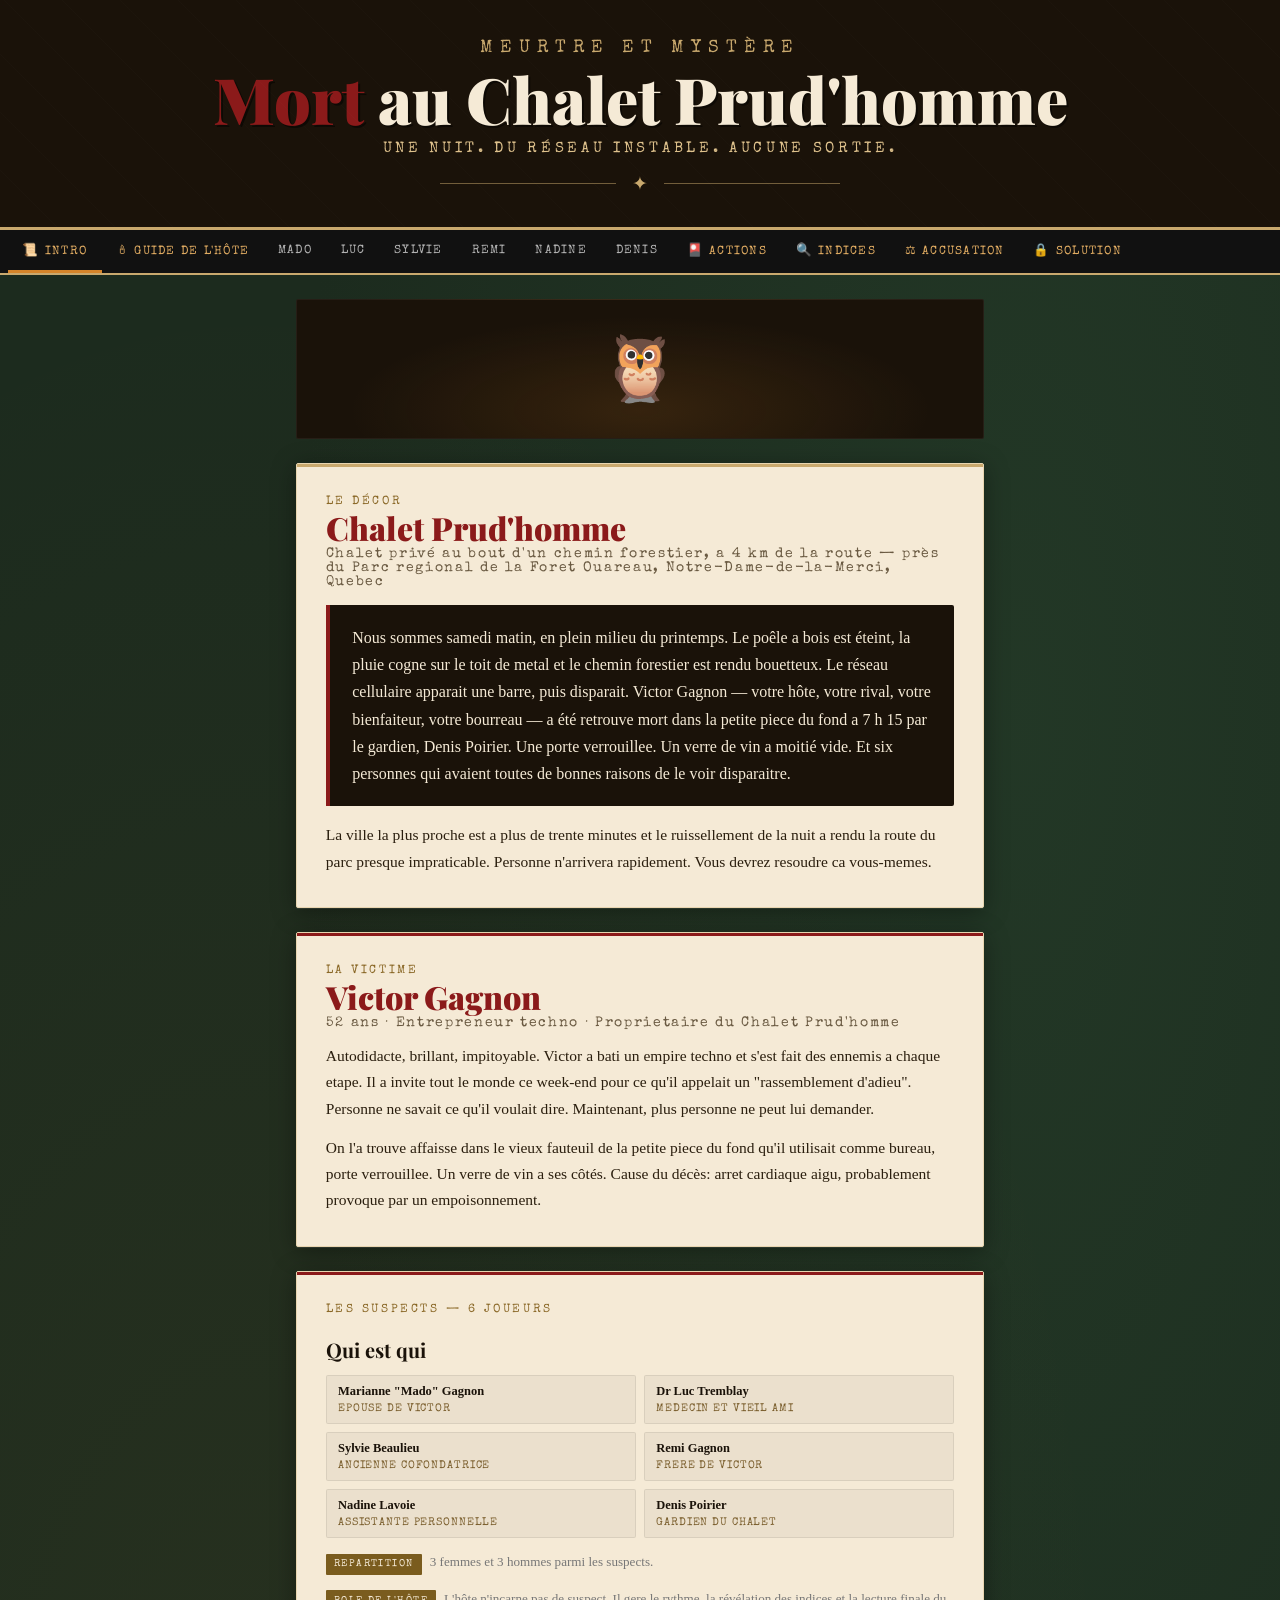
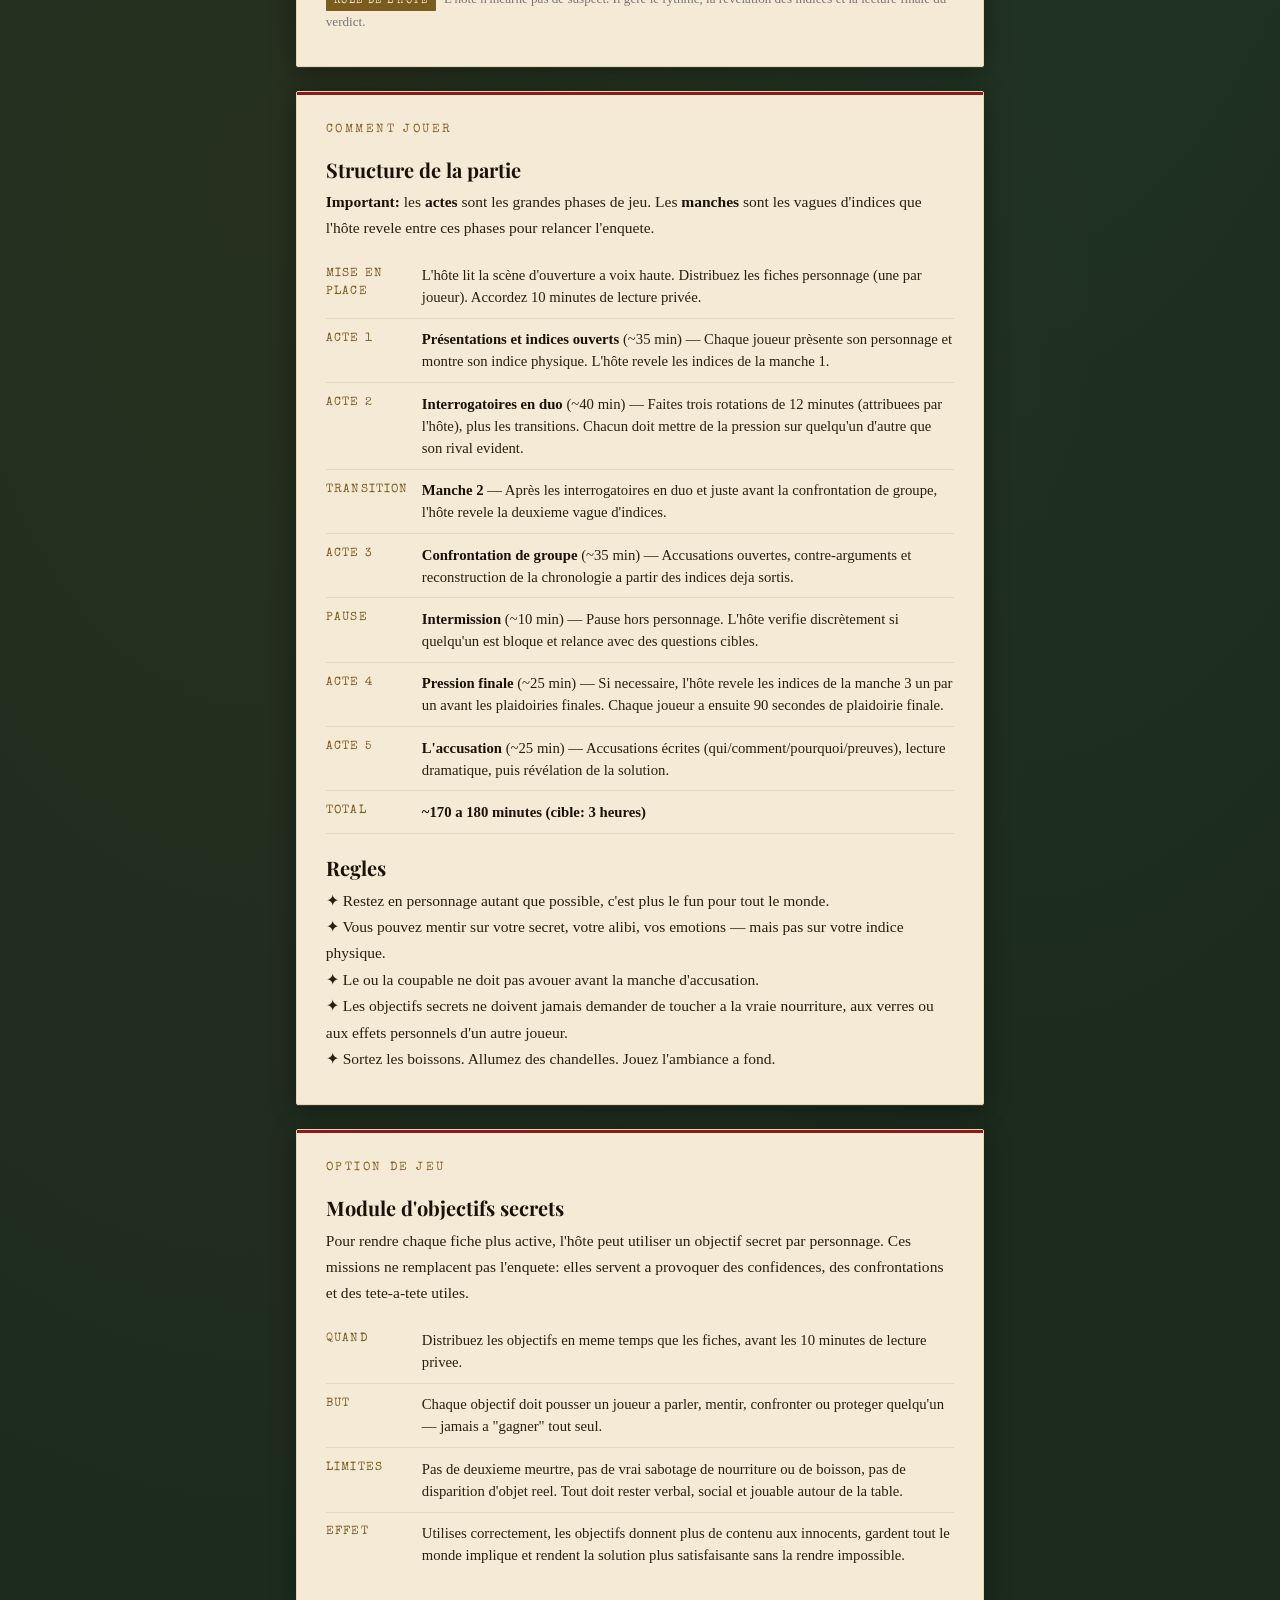
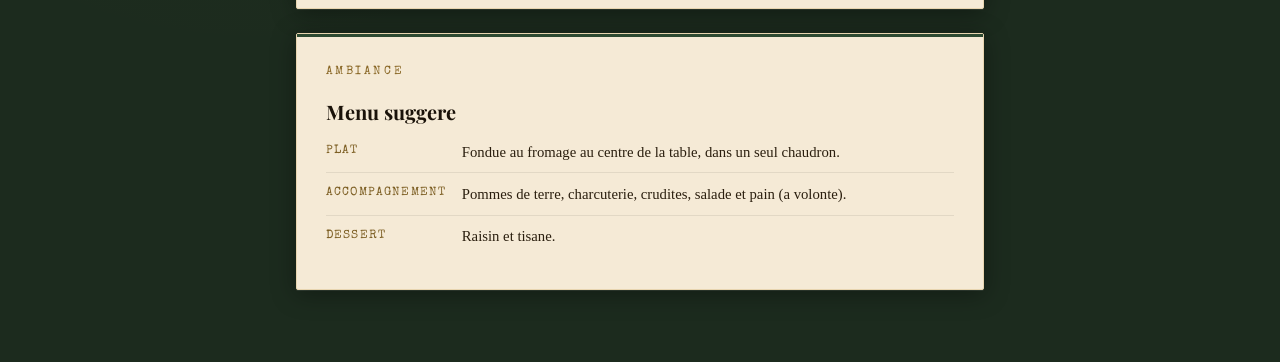
<file: index.html>
<!DOCTYPE html>
<html lang="en">
<head>
  <meta charset="UTF-8">
  <meta name="viewport" content="width=device-width, initial-scale=1.0">
  <title>Dead at Blackpine Lodge</title>
  <meta http-equiv="refresh" content="0; url=dead_at_blackpine.html">
  <script>
    // Preserve query params and hash when entering through the repo root.
    window.location.replace("dead_at_blackpine.html" + window.location.search + window.location.hash);
  </script>
</head>
<body>
  <p>Redirecting to the game…</p>
  <p>If you are not redirected, open <a href="dead_at_blackpine.html">dead_at_blackpine.html</a>.</p>
</body>
</html>
</file>
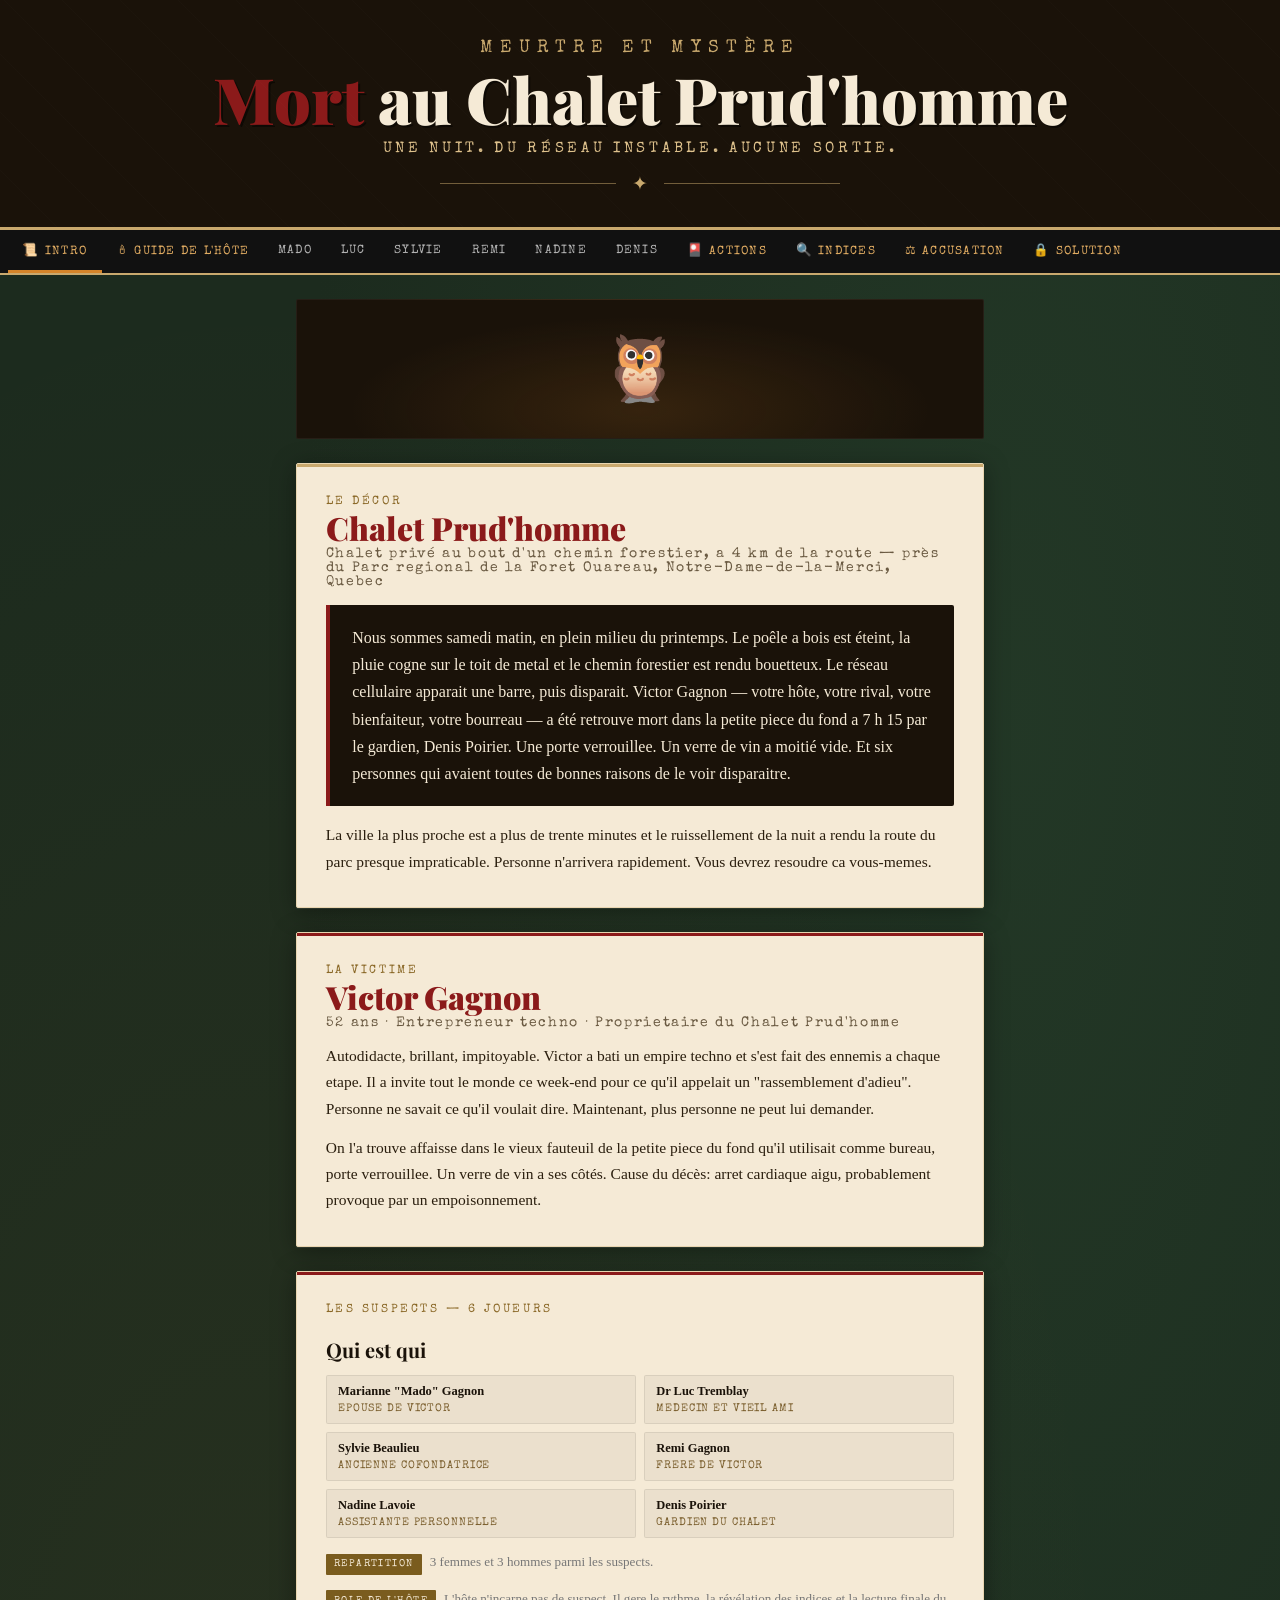
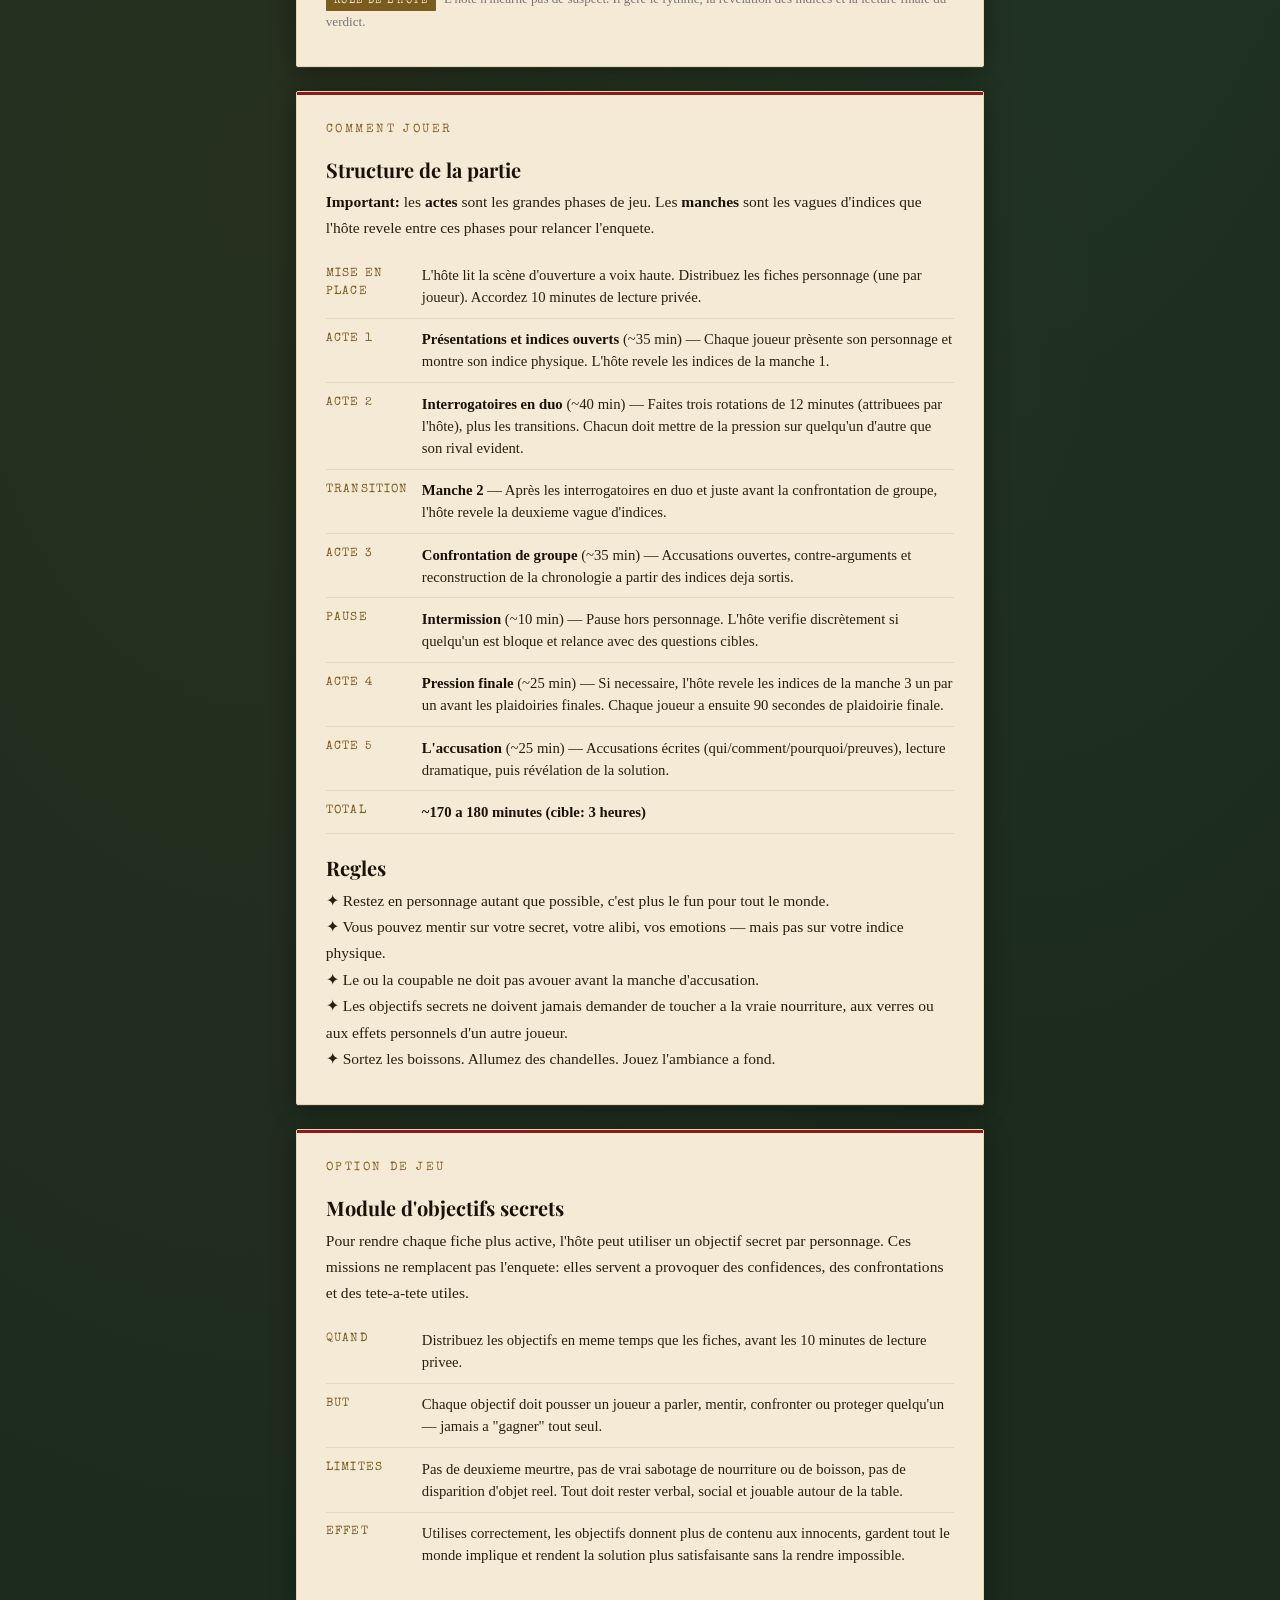
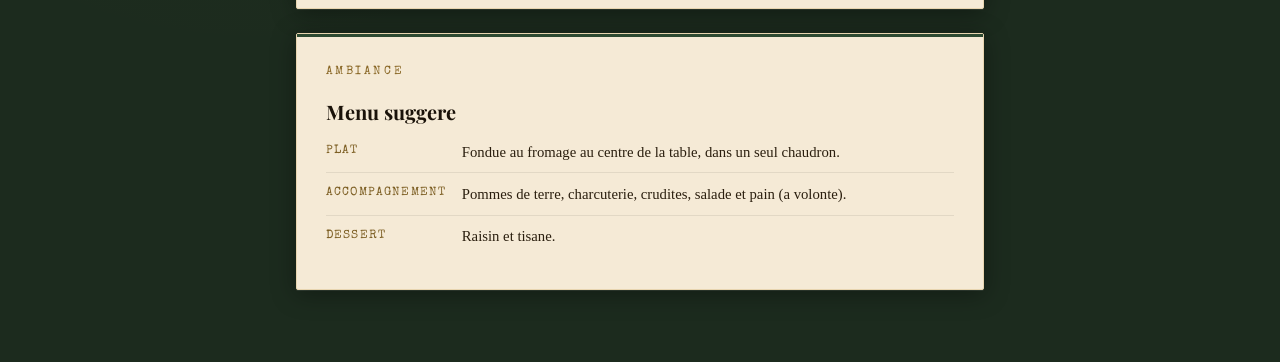
<file: dead_at_blackpine.html>
<!DOCTYPE html>
<html lang="fr-CA">
<head>
<meta charset="UTF-8">
<meta name="viewport" content="width=device-width, initial-scale=1.0">
<title>Mort au Chalet Prud'homme — Meurtre et mystère</title>
<link href="https://fonts.googleapis.com/css2?family=Playfair+Display:ital,wght@0,400;0,700;0,900;1,400;1,700&family=IM+Fell+English:ital@0;1&family=Special+Elite&display=swap" rel="stylesheet">
<link rel="stylesheet" href="assets/dead_at_blackpine.css">
</head>
<body>

<header class="site-header">
  <div class="header-ornament">Meurtre et mystère</div>
  <h1 class="header-title"><span>Mort</span> au Chalet Prud'homme</h1>
  <div class="header-sub">Une nuit. Du réseau instable. Aucune sortie.</div>
  <div class="header-divider"><span>✦</span></div>
</header>

<nav class="nav-wrap">
  <div class="nav" role="tablist">
    <button class="nav-btn host-btn active" onclick="showPage('intro')" id="tab-intro">📜 Intro</button>
    <button class="nav-btn host-btn" onclick="showPage('host')" id="tab-host">🕯 Guide de l'hôte</button>
    <button class="nav-btn" onclick="showPage('maggie')" id="tab-maggie">Mado</button>
    <button class="nav-btn" onclick="showPage('owen')" id="tab-owen">Luc</button>
    <button class="nav-btn" onclick="showPage('sylvia')" id="tab-sylvia">Sylvie</button>
    <button class="nav-btn" onclick="showPage('rex')" id="tab-rex">Remi</button>
    <button class="nav-btn" onclick="showPage('nadia')" id="tab-nadia">Nadine</button>
    <button class="nav-btn" onclick="showPage('tom')" id="tab-tom">Denis</button>
    <button class="nav-btn host-btn" onclick="showPage('actions')" id="tab-actions">🎴 Actions</button>
    <button class="nav-btn host-btn" onclick="showPage('clues')" id="tab-clues">🔍 Indices</button>
    <button class="nav-btn host-btn" onclick="showPage('accuse')" id="tab-accuse">⚖ Accusation</button>
    <button class="nav-btn host-btn" onclick="showPage('solution')" id="tab-solution">🔒 Solution</button>
  </div>
</nav>

<div class="page active" id="page-intro">
  <div class="intro-img">🦉</div>

  <div class="card gold">
    <div class="section-label">Le décor</div>
    <div class="victim-name">Chalet Prud'homme</div>
    <div class="victim-dates">Chalet privé au bout d'un chemin forestier, a 4 km de la route — près du Parc regional de la Foret Ouareau, Notre-Dame-de-la-Merci, Quebec</div>
    <div class="scenario">
      Nous sommes samedi matin, en plein milieu du printemps. Le poêle a bois est éteint, la pluie cogne sur le toit de metal et le chemin forestier est rendu bouetteux.
      Le réseau cellulaire apparait une barre, puis disparait. Victor Gagnon — votre hôte, votre rival, votre bienfaiteur, votre bourreau —
      a été retrouve mort dans la petite piece du fond a 7 h 15 par le gardien, Denis Poirier.
      Une porte verrouillee. Un verre de vin a moitié vide. Et six personnes qui avaient toutes de bonnes raisons de le voir disparaitre.
    </div>
    <p>La ville la plus proche est a plus de trente minutes et le ruissellement de la nuit a rendu la route du parc presque impraticable. Personne n'arrivera rapidement. Vous devrez resoudre ca vous-memes.</p>
  </div>

  <div class="card">
    <div class="section-label">La victime</div>
    <div class="victim-name">Victor Gagnon</div>
    <div class="victim-dates">52 ans · Entrepreneur techno · Proprietaire du Chalet Prud'homme</div>
    <p>Autodidacte, brillant, impitoyable. Victor a bati un empire techno et s'est fait des ennemis a chaque etape. Il a invite tout le monde ce week-end pour ce qu'il appelait un <em>"rassemblement d'adieu"</em>. Personne ne savait ce qu'il voulait dire. Maintenant, plus personne ne peut lui demander.</p>
    <p>On l'a trouve affaisse dans le vieux fauteuil de la petite piece du fond qu'il utilisait comme bureau, porte verrouillee. Un verre de vin a ses côtés. Cause du décès: arret cardiaque aigu, probablement provoque par un empoisonnement.</p>
  </div>

  <div class="card">
    <div class="section-label">Les suspects — 6 joueurs</div>
    <h3>Qui est qui</h3>
    <div class="player-list">
      <div class="player-item">
        <strong>Marianne "Mado" Gagnon</strong>
        <span>Epouse de Victor</span>
      </div>
      <div class="player-item">
        <strong>Dr Luc Tremblay</strong>
        <span>Medecin et vieil ami</span>
      </div>
      <div class="player-item">
        <strong>Sylvie Beaulieu</strong>
        <span>Ancienne cofondatrice</span>
      </div>
      <div class="player-item">
        <strong>Remi Gagnon</strong>
        <span>Frere de Victor</span>
      </div>
      <div class="player-item">
        <strong>Nadine Lavoie</strong>
        <span>Assistante personnelle</span>
      </div>
      <div class="player-item">
        <strong>Denis Poirier</strong>
        <span>Gardien du chalet</span>
      </div>
    </div>
    <p style="font-size:0.82rem; color:#777; margin-top:0.5rem;"><span class="tag gold">Repartition</span> 3 femmes et 3 hommes parmi les suspects.</p>
    <p style="font-size:0.82rem; color:#777; margin-top:0.35rem;"><span class="tag gold">Role de l'hôte</span> L'hôte n'incarne pas de suspect. Il gere le rythme, la révélation des indices et la lecture finale du verdict.</p>
  </div>

  <div class="card">
    <div class="section-label">Comment jouer</div>
    <h3>Structure de la partie</h3>
    <p><strong>Important:</strong> les <strong>actes</strong> sont les grandes phases de jeu. Les <strong>manches</strong> sont les vagues d'indices que l'hôte revele entre ces phases pour relancer l'enquete.</p>
    <div class="detail-row"><div class="detail-label">Mise en place</div><div class="detail-val">L'hôte lit la scène d'ouverture a voix haute. Distribuez les fiches personnage (une par joueur). Accordez 10 minutes de lecture privée.</div></div>
    <div class="detail-row"><div class="detail-label">Acte 1</div><div class="detail-val"><strong>Présentations et indices ouverts</strong> (~35 min) — Chaque joueur prèsente son personnage et montre son indice physique. L'hôte revele les indices de la manche 1.</div></div>
    <div class="detail-row"><div class="detail-label">Acte 2</div><div class="detail-val"><strong>Interrogatoires en duo</strong> (~40 min) — Faites trois rotations de 12 minutes (attribuees par l'hôte), plus les transitions. Chacun doit mettre de la pression sur quelqu'un d'autre que son rival evident.</div></div>
    <div class="detail-row"><div class="detail-label">Transition</div><div class="detail-val"><strong>Manche 2</strong> — Après les interrogatoires en duo et juste avant la confrontation de groupe, l'hôte revele la deuxieme vague d'indices.</div></div>
    <div class="detail-row"><div class="detail-label">Acte 3</div><div class="detail-val"><strong>Confrontation de groupe</strong> (~35 min) — Accusations ouvertes, contre-arguments et reconstruction de la chronologie a partir des indices deja sortis.</div></div>
    <div class="detail-row"><div class="detail-label">Pause</div><div class="detail-val"><strong>Intermission</strong> (~10 min) — Pause hors personnage. L'hôte verifie discrètement si quelqu'un est bloque et relance avec des questions cibles.</div></div>
    <div class="detail-row"><div class="detail-label">Acte 4</div><div class="detail-val"><strong>Pression finale</strong> (~25 min) — Si necessaire, l'hôte revele les indices de la manche 3 un par un avant les plaidoiries finales. Chaque joueur a ensuite 90 secondes de plaidoirie finale.</div></div>
    <div class="detail-row"><div class="detail-label">Acte 5</div><div class="detail-val"><strong>L'accusation</strong> (~25 min) — Accusations écrites (qui/comment/pourquoi/preuves), lecture dramatique, puis révélation de la solution.</div></div>
    <div class="detail-row"><div class="detail-label">Total</div><div class="detail-val"><strong>~170 a 180 minutes (cible: 3 heures)</strong></div></div>

    <h3>Regles</h3>
    <p>✦ Restez en personnage autant que possible, c'est plus le fun pour tout le monde.<br>
    ✦ Vous pouvez mentir sur votre secret, votre alibi, vos emotions — mais pas sur votre indice physique.<br>
    ✦ Le ou la coupable ne doit pas avouer avant la manche d'accusation.<br>
    ✦ Les objectifs secrets ne doivent jamais demander de toucher a la vraie nourriture, aux verres ou aux effets personnels d'un autre joueur.<br>
    ✦ Sortez les boissons. Allumez des chandelles. Jouez l'ambiance a fond.</p>
  </div>

  <div class="card">
    <div class="section-label">Option de jeu</div>
    <h3>Module d'objectifs secrets</h3>
    <p>Pour rendre chaque fiche plus active, l'hôte peut utiliser un objectif secret par personnage. Ces missions ne remplacent pas l'enquete: elles servent a provoquer des confidences, des confrontations et des tete-a-tete utiles.</p>
    <div class="detail-row"><div class="detail-label">Quand</div><div class="detail-val">Distribuez les objectifs en meme temps que les fiches, avant les 10 minutes de lecture privee.</div></div>
    <div class="detail-row"><div class="detail-label">But</div><div class="detail-val">Chaque objectif doit pousser un joueur a parler, mentir, confronter ou proteger quelqu'un — jamais a "gagner" tout seul.</div></div>
    <div class="detail-row"><div class="detail-label">Limites</div><div class="detail-val">Pas de deuxieme meurtre, pas de vrai sabotage de nourriture ou de boisson, pas de disparition d'objet reel. Tout doit rester verbal, social et jouable autour de la table.</div></div>
    <div class="detail-row"><div class="detail-label">Effet</div><div class="detail-val">Utilises correctement, les objectifs donnent plus de contenu aux innocents, gardent tout le monde implique et rendent la solution plus satisfaisante sans la rendre impossible.</div></div>
  </div>

  <div class="card green">
    <div class="section-label">Ambiance</div>
    <h3>Menu suggere</h3>
    <div class="detail-row"><div class="detail-label">Plat</div><div class="detail-val">Fondue au fromage au centre de la table, dans un seul chaudron.</div></div>
    <div class="detail-row"><div class="detail-label">Accompagnement</div><div class="detail-val">Pommes de terre, charcuterie, crudites, salade et pain (a volonte).</div></div>
    <div class="detail-row"><div class="detail-label">Dessert</div><div class="detail-val">Raisin et tisane.</div></div>
  </div>
</div>

<div class="page" id="page-host">
  <div class="card host">
    <div class="section-label">Pour les yeux de l'hôte seulement</div>
    <h2>Guide de l'hôte</h2>
    <p>Comme hôte, vous connaissez l'identite de la meurtrière. Votre role est d'animer, pas de jouer un personnage. Gardez l'intrigue coherente, maintenez la pression et protegez le rythme de 3 heures.</p>
  </div>

  <div class="card">
    <h3>Avant la partie</h3>
    <p>Imprimez la page de chaque personnage et pliez-la pour cacher la section "Votre secret" — ou laissez chaque joueur ouvrir son onglet en privé. Assurez-vous que chacun ne lit que sa propre fiche avant la manche 1.</p>
    <p>Preparez un "indice physique" par personnage — note manuscrite, impression papier ou objet. Ils sont listes dans chaque onglet personnage. Des fiches Bristol font tres bien l'affaire.</p>
    <p>Utilisez un chronometre visible. Si une scène s'etire, coupez avec un nouvel indice en restant dans l'ambiance. Ce scenario est calibré pour <strong>six suspects + un hôte</strong>; n'ajoutez pas d'autres personnages.</p>
  </div>

  <div class="card">
    <h3>Plan de rythme sur 3 heures</h3>
    <div class="detail-row"><div class="detail-label">00:00–00:15</div><div class="detail-val">Accueil, règles, lecture privée.</div></div>
    <div class="detail-row"><div class="detail-label">00:15–00:50</div><div class="detail-val">Acte 1: Présentations + indices manche 1.</div></div>
    <div class="detail-row"><div class="detail-label">00:50–01:30</div><div class="detail-val">Acte 2: Interrogatoires en duo (3 rotations).</div></div>
    <div class="detail-row"><div class="detail-label">01:30–01:35</div><div class="detail-val">Transition: révélation des indices manche 2.</div></div>
    <div class="detail-row"><div class="detail-label">01:35–02:05</div><div class="detail-val">Acte 3: Confrontation de groupe.</div></div>
    <div class="detail-row"><div class="detail-label">02:05–02:15</div><div class="detail-val">Pause et recalibrage de l'hôte.</div></div>
    <div class="detail-row"><div class="detail-label">02:15–02:40</div><div class="detail-val">Acte 4: Pression finale. Sortez les indices manche 3 seulement si le groupe bloque ou s'il manque une derniere poussee avant l'accusation.</div></div>
    <div class="detail-row"><div class="detail-label">02:40–03:00</div><div class="detail-val">Acte 5: Accusations écrites, lecture, solution.</div></div>
  </div>

  <div class="card">
    <h3>Mode difficulté</h3>
    <p>Choisissez le niveau avant de commencer et tenez-vous-y jusqu'a la fin.</p>
    <div class="detail-row"><div class="detail-label">Standard <span style="color:var(--gold); font-size:0.78rem;">(recommandé)</span></div><div class="detail-val">Ne révélez pas l'Indice 3-A au debut de l'acte 4 — gardez-le uniquement comme filet de securite si le groupe bloque. N'utilisez pas l'Indice 3-C avant les plaidoiries finales.</div></div>
    <div class="detail-row"><div class="detail-label">Expert</div><div class="detail-val">Meme règles que Standard, puis retirez aussi l'Indice 3-B. Les joueurs doivent reconstituer la verite par recoupement des alibis, du mobile et de la chronologie — sans confirmation directe.</div></div>
  </div>

  <div class="card">
    <h3>Module d'objectifs secrets — mode d'emploi</h3>
    <p>Recommande pour une table qui aime davantage le roleplay. Chaque joueur garde sa mission privee jusqu'a la fin. Ne comptez pas les objectifs comme des points obligatoires: servez-vous-en pour mettre la table en mouvement.</p>
    <div class="detail-row"><div class="detail-label">Distribution</div><div class="detail-val">Donnez une seule mission par personnage. La meurtrière en reçoit aussi une, mais elle doit surtout l'aider a detourner les soupcons ou a ralentir une revelation.</div></div>
    <div class="detail-row"><div class="detail-label">Rythme</div><div class="detail-val">Si un objectif n'a pas encore bouge a mi-partie, rappelez au joueur en prive qu'il peut le tenter durant le prochain duo ou la prochaine confrontation.</div></div>
    <div class="detail-row"><div class="detail-label">Equilibre</div><div class="detail-val">Une bonne mission force une discussion, une confidence ou une accusation. Elle ne doit jamais exiger de prouver quelque chose seul, ni de bloquer toute l'enquete.</div></div>
    <div class="detail-row"><div class="detail-label">Securite</div><div class="detail-val">Interdisez toute manipulation de vraie nourriture, boisson, couteaux, medicaments ou effets personnels. Les "actions" restent narratives et sociales.</div></div>
  </div>

  <div class="card">
    <h3>Saboteur moral (Remi) — par defaut</h3>
    <p>Ce module est actif par defaut. Il ajoute de la tension sociale sans changer l'identite du coupable.</p>
    <div class="detail-row"><div class="detail-label">Qui</div><div class="detail-val">Remi devient "saboteur moral". Sa cible est Luc.</div></div>
    <div class="detail-row"><div class="detail-label">Regle</div><div class="detail-val">L'objectif secret de Remi est de type "saboteur moral". Remi peut conclure un seul deal prive dans la partie.</div></div>
    <div class="detail-row"><div class="detail-label">Victoire bonus</div><div class="detail-val">+2 points pour Remi si Luc recoit le plus grand nombre de votes a l'acte 5. -1 point sinon.</div></div>
    <div class="detail-row"><div class="detail-label">Garde-fous</div><div class="detail-val">Remi ne peut pas inventer de preuves physiques ni bloquer une revelation officielle de l'hôte. Il doit rester plausible: semer le doute, pas casser l'enquete.</div></div>
  </div>

  <div class="card">
    <h3>Relances minutées pour garder la tension</h3>
    <p>Si la table ralentit, déclénchez une relance sans sortir du role. Ces impulsions évitent les temps morts.</p>
    <div class="detail-row"><div class="detail-label">+25 min</div><div class="detail-val">Annonce hôte: "Vous avez 8 minutes pour confronter quelqu'un que vous n'avez pas encore accuse."</div></div>
    <div class="detail-row"><div class="detail-label">+55 min</div><div class="detail-val">Interdiction de rester assis: tous les joueurs changent de place et reprennent une discussion avec un nouveau suspect.</div></div>
    <div class="detail-row"><div class="detail-label">+95 min</div><div class="detail-val">Chaque joueur doit donner une version horodatée de sa tranche 23 h 20 a 0 h 05 en 45 secondes max.</div></div>
    <div class="detail-row"><div class="detail-label">+130 min</div><div class="detail-val">Tour de table eclair: "Qui ment le plus ce soir, et pourquoi?" (20 secondes par joueur).</div></div>
  </div>

  <div class="card">
    <h3>Questions ciblees si un joueur se fait discret</h3>
    <p>Utilisez une seule question a la fois. Le but est de redonner de l'espace de jeu a un joueur silencieux, pas de lui arracher sa fiche complete.</p>
    <div class="detail-row"><div class="detail-label">Mado</div><div class="detail-val">"Qu'est-ce que Victor comptait vous enlever cette semaine?" ou "Pourquoi Nadine vous met-elle autant sur les nerfs?"</div></div>
    <div class="detail-row"><div class="detail-label">Luc</div><div class="detail-val">"Qui savait que vous transportiez du KCl?" ou "Qu'est-ce qui vous effraie le plus dans cette mort?"</div></div>
    <div class="detail-row"><div class="detail-label">Sylvie</div><div class="detail-val">"Pourquoi vos papiers juridiques ont-ils l'air plus recents que vous ne le dites?" ou "Pourquoi Victor vous aurait-il revue seul a seul?"</div></div>
    <div class="detail-row"><div class="detail-label">Remi</div><div class="detail-val">"Quand avez-vous parle a Victor pour la derniere fois?" ou "Pourquoi etiez-vous encore reveille autour de minuit?"</div></div>
    <div class="detail-row"><div class="detail-label">Nadine</div><div class="detail-val">"Pourquoi votre promenade a dure si longtemps?" ou "Qu'est-ce que vous cachez dans votre manteau?"</div></div>
    <div class="detail-row"><div class="detail-label">Denis</div><div class="detail-val">"Qui connaissait la serrure defectueuse?" ou "Pourquoi etiez-vous si proche du chalet cette nuit-la?"</div></div>
  </div>

  <div class="card">
    <h3>Scene d'ouverture — Lisez ceci a voix haute</h3>
    <div class="scenario">
      "Le souper d'hier a été long et le vin coulait a flot. Victor a porte un toast aux vieilles amities et aux nouveaux departs. Tout le monde est alle se coucher a son heure.
      <br><br>
      Ce matin, a 7 h 15, Denis Poirier — le gardien — a remarque que la lumiere du bureau etait restee allumee toute la nuit. Il a cogne. Aucune reponse. Il a utilise sa clé de secours et a trouve Victor dans le fauteuil, encore habille, froid au toucher. Le verre de vin sur la table d'appoint etait a moitié plein.
      <br><br>
      Le Dr Luc Tremblay l'a confirme: Victor Gagnon est mort. Ce n'est pas naturel. Les sentiers sont en boue, la traversee de la riviere est risquee et le réseau cellulaire coupe sans arret. Vous êtes tous ici. Et l'un de vous l'a fait."
    </div>
  </div>

  <div class="card">
    <h3>Faits clés a garder en tête</h3>
    <div class="detail-row"><div class="detail-label">Heure du décès</div><div class="detail-val">Environ 0 h 15, dans la nuit de vendredi a samedi. Victor a été vu vivant vers 23 h 50.</div></div>
    <div class="detail-row"><div class="detail-label">Cause du décès</div><div class="detail-val">Chlorure de potassium (KCl) dissous dans son vin. Provoque un arret cardiaque. Incolore et presque sans gout dans le vin.</div></div>
    <div class="detail-row"><div class="detail-label">La piece verrouillee</div><div class="detail-val">Le bureau etait verrouille de l'intérieur. La seule clé etait dans la poche de la veste de Victor. (Sylvie est sortie par la porte-fenêtre, dont la serrure est brisee depuis des semaines — Denis le sait. La porte s'est rabattue sans se verrouiller complétément. Denis peut confirmer qu'elle etait entrouverte ce matin.)</div></div>
    <div class="detail-row"><div class="detail-label">La meurtrière</div><div class="detail-val"><strong>SYLVIE BEAULIEU.</strong> Elle a vole le KCl dans la trousse de Luc, a rencontre Victor a 23 h 30, a empoisonne son vin pendant qu'il regardait vers la fenêtre, puis est sortie par la porte-fenêtre latérale.</div></div>
    <div class="detail-row"><div class="detail-label">Faux alibis</div><div class="detail-val">
      <strong>Denis</strong> — etait sur les marches arriere, pas dans sa remise. Innocent; il surveillait les lieux. Il a vu Remi a la fenêtre, puis Sylvie sortir, et Nadine passer.<br>
      <strong>Remi</strong> — est sorti marcher et a regarde par la fenêtre du bureau vers minuit. Victor etait vivant et seul a ce moment. Ses semelles striees sont dans la boue. Innocent.<br>
      <strong>Mado</strong> — flacon de somnifères avec deux comprimes manquants. Elle n'en a pris qu'un. L'autre est peut-etre tombe, mal compte, ou oublie. Elle est innocente — mais la table ne peut pas le prouver facilement.<br>
      <strong>Nadine</strong> — croyait sincèrement que le testament etait signe (Victor lui avait dit). Si Victor mourait, elle pensait heriter. Son mensonge sur la duree de sa promenade (bien après minuit, pas vingt minutes) aggrave sa position. Elle est innocente — son mobile s'effondre quand on voit que le testament n'est pas signe.
    </div></div>

    <h3>Conseils pour une excellente partie</h3>
    <p>✦ Si la confrontation ralentit, imposez 60 secondes maximum par reponse et sortez l'indice suivant plus tot.<br>
    ✦ Encouragez les joueurs a bouger dans la piece en restant en personnage.<br>
    ✦ Si quelqu'un identifie trop tot la meurtrière, laissez Sylvie nier avec aplomb — ca fait partie du role.<br>
    ✦ Gardez l'oeil sur l'horloge. De courtes relances urgentes valent mieux que de longs silences.<br>
    ✦ La manche d'accusation fonctionne mieux avec lecture dramatique de chaque feuille.<br>
    ✦ Pour garder le suspense, ne sortez pas d'emblee les indices 3-A et 3-C ensemble; gardez-en un en reserve si le groupe bloque.<br>
    ✦ <strong>Sur le mobile de Luc:</strong> si la table l'accuse trop fortement, rappelez subtilement (en posant une question) que la mort suspecte de Victor entraînerait obligatoirement une enquête de police qui fouillerait ses dossiers personnels. Tuer Victor risquait d'exposer le secret médical de Luc au grand jour. Luc était piégé, son mobile d'action est paradoxal.<br>
    ✦ <strong>Syndrome du faux coupable (Mado):</strong> Mado ne sait pas si elle est innocente — son doute est sincere et doit transparaitre dans son jeu sans jamais etre dit a voix haute. Si la table la presse sur le flacon et qu'elle semble au bord de craquer, laissez la scene respirer: c'est de l'or pour l'ambiance. Ne la sauvez pas trop vite. La verite (elle n'a rien fait — le second comprime est une erreur de comptage) ne se revele qu'a la solution finale.</p>
  </div>

  <div class="card">
    <h3>Derniere nuit de Victor — Chronologie</h3>
    <div class="timeline">
      <div class="tl-item"><div class="tl-time">19 h 00</div><div>Tout le monde arrive. Verres sur la galerie. Victor est charmant, mais evasif sur le but du week-end.</div></div>
      <div class="tl-item"><div class="tl-time">20 h 30</div><div>Souper. Victor porte un toast: <em>"A chacun ce qu'il mérite."</em> La tension monte.</div></div>
      <div class="tl-item"><div class="tl-time">21 h 00</div><div>Sylvie passe dans le corridor et prend du KCl dans la trousse medicale de Luc, laissee sans surveillance.</div></div>
      <div class="tl-item"><div class="tl-time">22 h 00</div><div>Mado confronte Victor en privé. Il la balaie d'un revers. Elle monte se coucher, secouee.</div></div>
      <div class="tl-item"><div class="tl-time">23 h 00</div><div>Remi demande de l'argent a Victor. Victor lui remet une note manuscrite et le renvoie secherement.</div></div>
      <div class="tl-item"><div class="tl-time">23 h 25</div><div>Nadine sort prendre l'air. En passant devant la fenêtre du bureau, elle entend des voix fortes — Victor et une femme.</div></div>
      <div class="tl-item"><div class="tl-time">23 h 28</div><div>Victor envoie un dernier texto a un contact inconnu: <em>"Elle est ici. Pathetique. Elle ne peut rien faire."</em></div></div>
      <div class="tl-item"><div class="tl-time">23 h 30</div><div>Sylvie rencontre Victor au bureau (inscrit dans son agenda: "S.B. — bureau"). Il refuse de retirer la poursuite.</div></div>
      <div class="tl-item"><div class="tl-time">23 h 45</div><div>Victor se tourne vers la fenêtre. Sylvie dissout le KCl dans son vin. Il revient et boit.</div></div>
      <div class="tl-item"><div class="tl-time">23 h 52</div><div>Sylvie s'excuse poliment et sort par la porte-fenêtre. Elle essuie son propre verre.</div></div>
      <div class="tl-item"><div class="tl-time">23 h 55</div><div>Denis Poirier — assis derrière le chalet — voit Sylvie sortir calmement. Il ne dit rien.</div></div>
      <div class="tl-item"><div class="tl-time">~0 h 00</div><div>Remi sort marcher, furieux. Il passe du côté est du chalet — la porte-fenêtre est entrouverte, la lumiere allumee. En revenant, il voit Denis sur les marches arriere.</div></div>
      <div class="tl-item"><div class="tl-time">0 h 15</div><div>Le cœur de Victor Gagnon cesse de battre. Il s'affaisse dans le fauteuil.</div></div>
      <div class="tl-item"><div class="tl-time">7 h 15</div><div>Denis trouve le corps. La partie commence.</div></div>
    </div>
  </div>
</div>

<div class="page" id="page-maggie">
  <div class="card">
    <div class="char-header">
      <div class="char-initial">M</div>
      <div class="char-info">
        <div class="section-label">Votre personnage</div>
        <h2>Marianne "Mado" Gagnon</h2>
        <div class="char-role">Epouse de Victor · 49 ans</div>
      </div>
    </div>
    <p>Posee, maitrisee, d'une elegance tranchante. Vous êtes l'epouse de Victor depuis 22 ans — des debuts en startup a la fortune, en passant par les liaisons et la cruaute deguisee en ambition. Vous dirigez une fondation caritative et vous êtes tres, tres forte pour paraitre imperturbable.</p>
    <p>Vous êtes venue ce week-end parce que Victor l'exigeait. Vous ne savez toujours pas pourquoi. Ou plutot — vous craignez de le savoir.</p>
  </div>

  <div class="card">
    <div class="secret-box">
      <span class="secret-label">🔴 Votre secret — Ne pas partager</span>
      <p>Il y a trois jours, vous avez trouve une note dans la poche du manteau de Victor. Il planifie de divorcer cette semaine et a deja fait preparer un nouveau testament qui vous coupe de tout. Vous l'avez confronte vendredi soir avant le souper. Il a repondu: <em>"Tu seras confortable. C'est deja plus que ce que tu as mérite."</em></p>
      <p>Vous ne l'avez pas tue. Mais vous n'êtes pas en deuil. Et vous avez peur que votre mobile saute aux yeux.</p>
      <p>Il y a autre chose — quelque chose que vous n'avez dit a personne et que vous devez garder pour vous seule jusqu'a la fin.</p>
      <p><strong>Vous n'etes pas certaine de votre propre innocence.</strong></p>
      <p>Vous avez pris votre somnifere vers 22 h et vous vous souvenez d'être allee vous coucher. Mais vous avez aussi un souvenir flou — une image vague — d'être passee dans le corridor dans la nuit pour boire de l'eau. Vous portez votre verre de tisane habituel. Vous ne savez pas si c'etait reel ou un reve. Et ce matin, votre flacon indique deux comprimes manquants. Vous n'en avez pris qu'un consciemment. Qu'est-ce que vous avez fait avec l'autre? Est-ce que vous l'avez mis dans le verre de Victor? Est-ce que vous etiez assez en colere pour le faire sans vraiment le decider?</p>
      <p>Vous ne le savez pas. Et cette incertitude vous ronge.</p>
      <div style="background: rgba(120,0,0,0.07); border-left: 3px solid var(--blood); padding: 0.6rem 0.9rem; margin-top: 0.7rem; font-size: 0.85rem;">
        <strong>Instruction de jeu — ne jamais dire ceci a voix haute.</strong> Ce doute est interieur. Vous jouez quelqu'un qui se defend avec conviction — mais dont la conviction est parfois ebranlee de l'interieur. Si quelqu'un vous accuse directement, vous niez avec fermete. Mais laissez transparaitre un trouble reel: une hesitation une fraction de seconde trop longue, un regard qui fuit, une reponse trop precise. Ne jouez pas une coupable. Jouez quelqu'un qui a peur de l'etre — sans savoir si cette peur est fondee.
      </div>
    </div>

    <div class="detail-row"><div class="detail-label">Votre alibi</div><div class="detail-val">"Je suis allee me coucher vers dix heures. J'ai pris un somnifere — j'etais a bout. Je n'ai rien entendu." <em>(Ce que vous ne dites pas: vous avez un souvenir flou du corridor. Vous n'etes pas certaine que c'est tout ce que vous avez fait cette nuit-la.)</em></div></div>
    <div class="detail-row"><div class="detail-label">Ce que vous savez</div><div class="detail-val">Vers 23 h, vous avez entendu Victor et Remi se disputer depuis votre chambre. Remi avait l'air desespere. Ce matin, votre flacon de somnifères indique deux comprimes manquants. Vous n'en avez pris qu'un consciemment. Vous ne savez pas ou est passe le second.</div></div>
    <div class="detail-row"><div class="detail-label">Accessoire suggere</div><div class="detail-val">Foulard chic + petit pilulier vintage.</div></div>

    <div class="objective-box">
      <span class="objective-label">Objectif secret de jeu</span>
      <p>Avant la fin de l'acte 3, obtenez une conversation privee de deux minutes avec Nadine. Votre but est de la pousser a admettre qu'elle cache quelque chose sur Victor, sur sa bague ou sur ce qu'elle espere recevoir de lui.</p>
      <p class="objective-note">Si elle nie tout, ramenez ensuite la tension au groupe en la confrontant publiquement sur son lien reel avec Victor.</p>
    </div>

    <div class="clue-box">
      <span class="clue-label">📄 Indice physique que vous détenez</span>
      <p>Une note froissee, trouvee dans la poche du manteau de Victor. Vous l'avez sur vous depuis tout le week-end.</p>
      <span class="clue-quote">M — Vois mon avocat lundi. Ne rends pas ca plus difficile. — V</span>
      <p style="font-size:0.82rem; margin-top:0.5rem;">Vous pouvez la montrer aux autres, ou faire comme si vous ne l'aviez pas. A vous de choisir.</p>
    </div>

    <div class="lines-box">
      <span class="lines-label">💬 Lignes d'ouverture suggerees</span>
      <div class="line-item">Je suis mariee a cet homme depuis vingt-deux ans. Je sais a quoi ressemble le deuil. Ce n'est pas ca.</div>
      <div class="line-item" style="margin-top:0.4rem;">Victor avait beaucoup d'ennemis. J'etais simplement celle qui devait vivre avec lui.</div>
      <div class="line-item" style="margin-top:0.4rem;"><em>(Si quelqu'un mentionne le flacon de somnifères:)</em> "Je... j'ai pris un comprime. Un seul. Je sais pas comment expliquer l'autre." <em>(Laissez le silence s'installer un moment avant de continuer.)</em></div>
    </div>
  </div>
</div>

<div class="page" id="page-owen">
  <div class="card">
    <div class="char-header">
      <div class="char-initial">O</div>
      <div class="char-info">
        <div class="section-label">Votre personnage</div>
        <h2>Dr Luc Tremblay</h2>
        <div class="char-role">Medecin et plus vieil ami de Victor · 54 ans</div>
      </div>
    </div>
    <p>Chaleureux, professoral, legerement depeigne. Vous connaissez Victor depuis l'universite. Vous avez été temoins de mariage l'un de l'autre. Vous l'avez vu devenir quelqu'un que vous ne reconnaissez plus — et vous êtes reste, parce que partir aurait ressemble a perdre une part de vous.</p>
    <p>Vous êtes aussi le premier a avoir examine le corps ce matin. Vous avez reconnu les symptomes tout de suite. Et maintenant, vous avez tres, tres peur.</p>
  </div>

  <div class="card">
    <div class="secret-box">
      <span class="secret-label">🔴 Votre secret — Ne pas partager</span>
      <p>En 2019, une de vos patientes est morte a cause d'une erreur de prescription que vous avez couverte. Victor l'a appris — un ami commun de l'hopital lui a dit. Depuis cinq ans, Victor vous tient par la gorge et exige parfois des "services": acces a des prescriptions, dossiers medicaux de personnes qu'il voulait faire chanter. Vous avez obei. Vous vous en voulez profondement.</p>
      <p>Ce matin, vous avez constate que votre flacon de chlorure de potassium — un medicament cardiaque legitime que vous transportez — est a moitié vide. Vous ne l'avez pas utilise. Quelqu'un en a pris.</p>
    </div>

    <div class="detail-row"><div class="detail-label">Votre alibi</div><div class="detail-val">"Je lisais dans le fauteuil près de la fenêtre de ma chambre. J'ai peut-etre sommeille après minuit. J'ai lu tres tard."</div></div>
    <div class="detail-row"><div class="detail-label">Ce que vous savez</div><div class="detail-val">Vous savez exactement comment le chlorure de potassium tue. A forte dose dans un liquide, il arrête le cœur et laisse peu de traces si on ne sait pas quoi chercher. Vous n'avez pas dit aux autres que c'etait le KCl — vous avez seulement dit "empoisonnement". Par ailleurs, au souper, vous avez remarque que Nadine portait une bague en diamant a la main gauche — etrange pour une assistante. Elle l'a retiree discrètement quand elle a vu que vous regardiez.</div></div>
    <div class="detail-row"><div class="detail-label">Accessoire suggere</div><div class="detail-val">Trousse medicale en cuir + lunettes de lecture.</div></div>

    <div class="objective-box">
      <span class="objective-label">Objectif secret de jeu</span>
      <p>Avant l'acte 4, identifiez publiquement au moins une personne qui pouvait approcher votre trousse medicale vers 21 h. Votre but n'est pas d'accuser parfaitement, mais de faire parler ceux qui circulaient dans le corridor.</p>
      <p class="objective-note">Essayez aussi d'obtenir d'un autre joueur une confidence sur ce qu'il sait du KCl sans reveler trop tot l'etendue de vos propres fautes passees.</p>
    </div>

    <div class="clue-box">
      <span class="clue-label">📄 Indice physique que vous détenez</span>
      <p>Votre trousse medicale — et surtout le flacon de KCl. Vous pouvez la montrer aux autres. Le flacon est a moitié vide, et vous ne savez pas pourquoi.</p>
      <span class="clue-quote">Solution de chlorure de potassium — Dr L. Tremblay, MD — usage cardiaque seulement</span>
    </div>

    <div class="lines-box">
      <span class="lines-label">💬 Lignes d'ouverture suggerees</span>
      <div class="line-item">Je connais Victor depuis plus longtemps que quiconque ici. Ce n'etait pas un homme bien. Mais c'etait mon ami, et quelqu'un me l'a enleve.</div>
      <div class="line-item" style="margin-top:0.4rem;">Je peux vous dire ce qui l'a tue. Pas qui l'a tue.</div>
    </div>
  </div>
</div>

<div class="page" id="page-sylvia">
  <div class="card" style="border-top-color: var(--blood);">
    <div class="char-header">
      <div class="char-initial">S</div>
      <div class="char-info">
        <div class="section-label">Votre personnage</div>
        <h2>Sylvie Beaulieu</h2>
        <div class="char-role">Ancienne cofondatrice · 48 ans</div>
      </div>
    </div>
    <p>Brillante. Controlee. Vous et Victor avez bati l'entreprise a partir de rien dans un bureau emprunte en 2009. Il vous a evincee en 2018 avec des manoeuvres, au minimum, tres douteuses — et possiblement criminelles de sa part.</p>
    <p>Ca fait six ans que vous reconstruisez votre vie. Vous pensiez etre presque liberee de lui. Puis, il y a trois jours, les papiers sont arrives.</p>
  </div>

  <div class="card">
    <div class="secret-box">
      <span class="secret-label">🔴 Votre secret — Vous êtes la meurtrière</span>
      <p>Il y a trois jours, les avocats de Victor ont depose une nouvelle poursuite civile contre vous pour fraude financiere. Ca vous ruinerait et, pire, pourrait déclencher une enquête criminelle. La prison. Vous êtes venue ce week-end pour le supplier — en privé — de tout laisser tomber. Vous avez meme pense lui offrir de l'argent que vous n'avez pas.</p>
      <p>Au souper, Victor vous a regardee a travers la table et a souri. Ce sourire disait tout.</p>
      <p>Après le souper, quand vous avez vu votre chance, vous avez pris une fiole dans la trousse medicale laissee sans surveillance par le Dr Tremblay. Vous saviez ce que c'etait — vous aviez verifie. A 23 h 30, vous êtes allee au bureau, comme note dans l'agenda de Victor. Vous avez tente une derniere fois. Il a ri de vous. Quand il s'est tourne vers la fenêtre, vous avez dissous le contenu dans son verre de vin en remuant avec votre doigt. Vous avez parle encore quelques minutes, trouve une excuse polie, puis quitte par la porte-fenêtre. Vous avez essuye votre verre avant de partir.</p>
      <p>Vous êtes calme. Vous aviez un plan. Et vous ne ressentez, honnêtement, pas grand-chose.</p>
    </div>

    <div class="detail-row"><div class="detail-label">Votre alibi</div><div class="detail-val">"Je lisais près du foyer jusqu'a environ onze heures, puis je suis allee me coucher. Je dors tres profondement."</div></div>
    <div class="detail-row"><div class="detail-label">Votre mensonge</div><div class="detail-val">Vous prétendez connaitre la poursuite "depuis des semaines" et avoir "tourne la page". En realite, vous avez recu les papiers il y a trois jours. Ne laissez pas ca vous echapper.</div></div>
    <div class="detail-row"><div class="detail-label">Attention</div><div class="detail-val">L'entree d'agenda de Victor. L'empreinte. Denis. Nadine qui vous voit sortir. Restez calme — tout le monde ici a un mobile.</div></div>
    <div class="detail-row"><div class="detail-label">Accessoire suggere</div><div class="detail-val">Porte-documents mince + stylo plume.</div></div>

    <div class="objective-box danger">
      <span class="objective-label">Objectif secret de jeu</span>
      <p>Avant la manche 3, faites en sorte qu'au moins un autre joueur soupconne surtout Luc ou Denis. Vous devez orienter la table vers un autre mensonge, une autre peur ou une autre presence nocturne que la votre.</p>
      <p class="objective-note">Gardez vos papiers caches le plus longtemps possible et tentez d'affaiblir la parole de Nadine si elle parle de la dispute ou de la femme entendue près du bureau.</p>
    </div>

    <div class="clue-box">
      <span class="clue-label">📄 Indice physique que vous détenez</span>
      <p>Les papiers judiciaires. Vous devriez tenter de les cacher ou de les minimiser. S'ils sortent, ils prouvent que vous les avez recus il y a seulement trois jours — ce qui contredit votre version "j'ai tourne la page".</p>
      <span class="clue-quote">Objet: Gagnon c. Beaulieu — avis de poursuite civile. Depose: [il y a 3 jours]. Dommages reclames: 4,7 M$ + signalement criminel.</span>
    </div>

    <div class="lines-box">
      <span class="lines-label">💬 Lignes d'ouverture suggerees</span>
      <div class="line-item">Victor et moi avions un passe complique. Je ne le nierai pas. Mais je ne fais plus partie de son monde depuis des annees. Je suis venue ce week-end par... habitude, j'imagine.</div>
      <div class="line-item" style="margin-top:0.4rem;">Concentrons-nous sur ceux qui avaient quelque chose a gagner. Moi, j'avais deja fait la paix avec le passe.</div>
    </div>
  </div>
</div>

<div class="page" id="page-rex">
  <div class="card">
    <div class="char-header">
      <div class="char-initial">R</div>
      <div class="char-info">
        <div class="section-label">Votre personnage</div>
        <h2>Remi Gagnon</h2>
        <div class="char-role">Frere cadet de Victor · 44 ans</div>
      </div>
    </div>
    <p>Charmant, un peu debraye, avec ce rire facile qui vous sortait de tout. Vous et Victor avez grandi a vous battre pour les memes miettes, et somehow c'est lui qui a tout eu. Vous n'êtes pas amer — vous avez juste de grosses dettes et plus beaucoup de temps.</p>
    <p>Vous avez parle a Victor vers 23 h hier soir. Vous ne l'avez encore dit a personne.</p>
  </div>

  <div class="card">
    <div class="secret-box">
      <span class="secret-label">🔴 Votre secret — Ne pas partager</span>
      <p>Vous devez 60 000 $ a des gens qui n'ont pas de patience. Victor etait votre derniere option. Il vous a retire du testament l'an dernier après un pret de 80 000 $ jamais rembourse. Vers 23 h, vous lui avez redemande une derniere fois — pas de charité, juste un pret. Il vous a tendu la note et vous a renvoye vous coucher.</p>
      <p>Vous ne l'avez pas tue. Mais vous avez quitte votre chambre vers minuit pour marcher une vingtaine de minutes, furieux. Vous l'avez cache parce que ca vous rend suspect.</p>
    </div>

    <div class="detail-row"><div class="detail-label">Votre alibi</div><div class="detail-val">"J'etais dans ma chambre avec une bouteille et une rediffusion de hockey. Impossible de dormir."</div></div>
    <div class="detail-row"><div class="detail-label">Votre mensonge</div><div class="detail-val">Vous n'avez pas mentionne votre marche dehors (~minuit, ~20 min), ni la conversation avec Victor a 23 h, ni le fait que vous avez regarde par la fenêtre du bureau. Ce dernier detail vous rend trop suspect — Victor etait vivant quand vous l'avez vu, mais personne ne vous croira facilement.</div></div>
    <div class="detail-row"><div class="detail-label">Ce que vous savez</div><div class="detail-val">Pendant votre marche, vous êtes passe du côté est du chalet. La porte-fenêtre du bureau etait entrouverte et la lumiere encore allumee. Vous vous êtes approche et avez regarde a l'intérieur quelques secondes — Victor etait dans son fauteuil, seul, un verre a la main. Il semblait vivant. Vous n'avez pas frappe. Vous êtes reparti. En revenant vers le chalet, vous avez apercu Denis Poirier assis sur les marches arriere — pas dans sa remise.</div></div>
    <div class="detail-row"><div class="detail-label">Accessoire suggere</div><div class="detail-val">Vieille montre + paquet de cartes use.</div></div>

    <div class="objective-box">
      <span class="objective-label">Objectif secret de jeu</span>
      <p>Votre but est de faire en sorte que Luc recoive le plus grand nombre de votes a l'acte 5.</p>
      <p class="objective-note">Vous pouvez conclure un seul deal prive dans la partie pour orienter les soupcons, mais vous ne pouvez pas inventer de preuve physique ni bloquer une revelation officielle de l'hôte.</p>
      <p class="objective-note">Pointage: +2 si Luc recoit le plus grand nombre de votes, -1 sinon.</p>
    </div>

    <div class="clue-box">
      <span class="clue-label">📄 Indice physique que vous détenez</span>
      <p>Une note manuscrite recente de Victor — remise hier soir.</p>
      <span class="clue-quote">Remi — C'est la derniere fois que je le dis. Pas un sou de plus, jamais. Ne te ridiculise pas ce week-end. — V</span>
    </div>

    <div class="lines-box">
      <span class="lines-label">💬 Lignes d'ouverture suggerees</span>
      <div class="line-item">C'etait mon frere. Je sais ce que tout le monde pense. Mais je l'aimais, meme quand il rendait ca impossible.</div>
      <div class="line-item" style="margin-top:0.4rem;">J'etais seul presque toute la nuit. Si c'est un crime, ben pendez-moi pour insomnie.</div>
    </div>
  </div>
</div>

<div class="page" id="page-nadia">
  <div class="card">
    <div class="char-header">
      <div class="char-initial">N</div>
      <div class="char-info">
        <div class="section-label">Votre personnage</div>
        <h2>Nadine Lavoie</h2>
        <div class="char-role">Assistante personnelle et fiancee secrète · 31 ans</div>
      </div>
    </div>
    <p>Efficace, professionnelle, discrètement devouee. Vous travaillez pour Victor depuis quatre ans. Ici, tout le monde vous connait comme son assistante. Personne — sauf Victor — ne connait le reste.</p>
  </div>

  <div class="card">
    <div class="secret-box">
      <span class="secret-label">🔴 Votre secret — Ne pas partager</span>
      <p>Il y a trois mois, Victor vous a demandee en mariage. En secret. Il vous a donne une bague et a dit qu'il reglait "certaines complications personnelles" avant d'officialiser — c'est-a-dire Mado. Il mettait a jour son testament pour tout vous laisser.</p>
      <p>La semaine derniere, Victor vous avait dit que le testament etait "pratiquement officialise" — il avait prononce le mot "signe". Vous croyiez sincèrement que vous heritiez de tout. Ce matin, en decouvrant que le document dans votre poche n'est pas signe, vous avez realise que Victor vous avait peut-etre menti — encore une fois. Vous ne savez plus ce que vous pensiez savoir.</p>
      <p>Maintenant, il est mort et vous avez une bague de fiancailles et un testament non signe. Si Mado l'apprend, elle vous detruira.</p>
      <p>Aussi: vers 23 h 25, pendant votre "marche dehors", vous êtes passee devant la fenêtre du bureau et avez entendu des voix fortes — Victor et quelqu'un d'autre. La voix vous a semble plutot feminine, mais le toit en metal cognait sous la pluie et vous n'etes pas certaine. Vous n'avez pas pu voir a l'intérieur. Vous avez continue votre chemin. Troublee, vous êtes restee dehors bien plus longtemps que prevu — assise sur un rocher près du sentier. C'est la que vous avez apercu Denis derrière le chalet vers 23 h 55. Vous êtes rentree peu après minuit.</p>
    </div>

    <div class="detail-row"><div class="detail-label">Votre alibi</div><div class="detail-val">"Je suis sortie prendre l'air vers 23 h 20 — peut-etre vingt minutes. J'avais besoin de penser. Ensuite, je suis allee me coucher."</div></div>
    <div class="detail-row"><div class="detail-label">Ce que vous savez</div><div class="detail-val">Vous avez vu Denis Poirier derrière le chalet vers 23 h 55 — pas dans sa remise comme il le prétend. Vous avez aussi entendu Victor se disputer avec quelqu'un — la voix vous a semble plutot feminine, mais le toit en metal et la pluie rendaient tout difficile a distinguer. Vous n'en êtes pas certaine a cent pour cent.</div></div>
    <div class="detail-row"><div class="detail-label">Accessoire suggere</div><div class="detail-val">Bague visible + petit carnet noir.</div></div>

    <div class="objective-box">
      <span class="objective-label">Objectif secret de jeu</span>
      <p>Choisissez une seule personne a qui montrer discretement la bague ou le testament avant la fin de l'acte 3. Servez-vous ensuite de cette confidence pour obtenir une alliance temporaire, une protection ou une promesse de discretion.</p>
      <p class="objective-note">Votre meilleur levier est souvent Mado: soit vous la defiez, soit vous cherchez a negocier avec elle avant que quelqu'un d'autre ne parle.</p>
    </div>

    <div class="clue-box">
      <span class="clue-label">📄 Indices physiques que vous détenez</span>
      <p>Deux objets dans votre manteau:</p>
      <span class="clue-quote">Une bague de fiancailles en diamant. Et un document plie — le testament mis a jour de Victor, non signe, qui laisse tout a "Nadine Lavoie".</span>
      <p style="font-size:0.82rem; margin-top:0.5rem;">C'est vous qui decidez quand les révéler. Ils donnent un mobile — mais montrent aussi que Victor voulait vous proteger.</p>
    </div>

    <div class="lines-box">
      <span class="lines-label">💬 Lignes d'ouverture suggerees</span>
      <div class="line-item">Je travaille pour Victor depuis quatre ans. Je connaissais son horaire, ses habitudes, ses humeurs. Je le connaissais mieux que bien du monde ici.</div>
      <div class="line-item" style="margin-top:0.4rem;">J'ai besoin d'air. On peut ouvrir une fenêtre?</div>
    </div>
  </div>
</div>

<div class="page" id="page-tom">
  <div class="card">
    <div class="char-header">
      <div class="char-initial">T</div>
      <div class="char-info">
        <div class="section-label">Votre personnage</div>
        <h2>Denis Poirier</h2>
        <div class="char-role">Gardien du chalet · 61 ans</div>
      </div>
    </div>
    <p>Silencieux. Use. Victor vous a engage il y a quinze ans pour entréténir le chalet et le terrain. Vous connaissez chaque craquement de plancher, chaque raccourci dans le bois. Cet endroit, c'est chez vous — la petite remise amenagee au bout du terrain ou vous vivez avec votre femme depuis le depart des enfants.</p>
    <p>C'est vous qui avez trouve le corps ce matin. Vous auriez prefere ne jamais le voir.</p>
  </div>

  <div class="card">
    <div class="secret-box">
      <span class="secret-label">🔴 Votre secret — Ne pas partager</span>
      <p>La semaine derniere, Victor vous a dit que le terrain et le chalet etaient vendus. Date de cloture: 15 juin. Vous et votre femme avez six semaines pour trouver un endroit ou aller. Elle est malade — rien d'immediatement fatal, mais assez pour avoir besoin de stabilite. Vous n'avez ni plan B, ni economies.</p>
      <p>Vers 23 h 55 hier soir, vous avez quitte la remise et marche jusqu'au chalet. Vous vous êtes assis sur les marches arriere, juste pour regarder le batiment. Vous ne faisiez rien. Vous etiez assis la. Nadine Lavoie est passee; vous pensez qu'elle vous a vu.</p>
    </div>

    <div class="detail-row"><div class="detail-label">Votre alibi</div><div class="detail-val">"J'etais dans ma remise toute la nuit, a reparer la generatrice. Elle saute sans arret."</div></div>
    <div class="detail-row"><div class="detail-label">Votre mensonge</div><div class="detail-val">Vous n'etiez pas dans la remise toute la nuit. Vous etiez au chalet vers 23 h 55. Vous avez aussi vu une silhouette sortir par la porte-fenêtre quelques minutes plus tot, seule et calme, sans pouvoir l'identifier avec certitude. Vous n'en avez pas parle parce que vous ne vouliez pas etre implique.</div></div>
    <div class="detail-row"><div class="detail-label">Ce que vous savez</div><div class="detail-val">Vous connaissez chaque recoin du chalet. La serrure de la porte-fenêtre du bureau est brisee depuis des semaines — vous l'aviez signalee a Victor, qui n'a jamais fait reparer. N'importe qui le sachant pouvait entrer ou sortir par la. Aussi, après le souper, vous avez remarque la trousse medicale du Dr Tremblay ouverte dans le corridor, sans surveillance. Pendant que vous etiez sur les marches arriere, vous avez vu Remi Gagnon s'approcher de la porte-fenêtre est et regarder a l'intérieur quelques secondes — il n'est pas entre, puis est reparti. Peu après, vous avez vu la silhouette de Sylvie sortir calmement. Nadine Lavoie est passee pres du chalet vers 23 h 55 et n'est pas rentree avant bien après minuit — bien plus longtemps que les "vingt minutes" qu'elle pretend.</div></div>
    <div class="detail-row"><div class="detail-label">Accessoire suggere</div><div class="detail-val">Trousseau de clés + lampe frontale.</div></div>

    <div class="objective-box">
      <span class="objective-label">Objectif secret de jeu</span>
      <p>Des l'acte 1, glissez dans votre presentation que la porte-fenêtre etait brisee depuis des semaines — sans dire que vous l'avez vue entrouverte cette nuit-la, et sans mentionner la silhouette. Votre but est de faire circuler l'idee qu'une sortie discrete etait possible sans reveler d'emblee tout ce que vous avez vu.</p>
      <p>Avant la fin de l'acte 3, amenez au moins une personne a l'ecart pour aller plus loin: vous pouvez admettre que vous avez vu "quelque chose" cette nuit, sans nommer qui. Voyez comment elle reagit avant de decider si vous allez plus loin.</p>
      <p class="objective-note">Vous etes plus fort dans les conversations calmes que dans les grandes accusations. Votre revelation complete (la silhouette identifiee) est votre carte maitresse — gardez-la pour le bon moment.</p>
    </div>

    <div class="clue-box">
      <span class="clue-label">📄 Indice physique que vous détenez</span>
      <p>Une annonce immobiliere imprimee par Victor, avec une note manuscrite trouvee sur votre pas de porte.</p>
      <span class="clue-quote">Terrain et chalet Prud'homme — 12 acres, chemin privé, près du Parc de la Foret Ouareau. Prix demande: 485 000 $. Cloture: 15 juin. [Manuscrit:] Dire a Poirier d'ici la fin du mois. — VG</span>
    </div>

    <div class="lines-box">
      <span class="lines-label">💬 Lignes d'ouverture suggerees</span>
      <div class="line-item">Ca fait quinze ans que je suis ici. J'ai jamais demande grand-chose. Je sais pas pourquoi quelqu'un aurait fait ca.</div>
      <div class="line-item" style="margin-top:0.4rem">La porte-fenêtre a l'est du bureau etait entrouverte ce matin. J'avais signale la serrure brisee a Victor il y a des semaines. Il n'a jamais fait reparer. N'importe qui qui connaissait le chalet pouvait sortir par la sans faire de bruit.</div>
      <div class="line-item" style="margin-top:0.4rem"><em>(Plus tard, en aparté, si quelqu'un vous pousse:)</em> "J'ai pas dormi de la nuit. Des fois, un homme se promene. J'ai peut-etre vu des choses. Je sais pas encore si c'est important."</div>
    </div>
  </div>
</div>

<div class="page" id="page-actions">
  <div class="card host">
    <div class="section-label">Pour l'hôte</div>
    <h2>Paquet de cartes d'actions</h2>
    <p>Imprimez cette page et decoupez les cartes, ou lisez-les a voix basse a un joueur. Elles servent a relancer le roleplay, faire bouger l'information et donner quelque chose a faire aux joueurs plus silencieux.</p>
  </div>

  <div class="card">
    <h3>Comment les utiliser</h3>
    <div class="detail-row"><div class="detail-label">Quand</div><div class="detail-val">Donnez 1 carte a deux ou trois joueurs au debut de l'acte 2, puis 1 ou 2 autres plus tard seulement si le rythme baisse.</div></div>
    <div class="detail-row"><div class="detail-label">But</div><div class="detail-val">Chaque carte doit creer une discussion, une confidence, une accusation ou une nouvelle tension. Aucune carte ne doit resoudre l'affaire a elle seule.</div></div>
    <div class="detail-row"><div class="detail-label">Limite</div><div class="detail-val">Ne donnez pas plus de 2 cartes a la meme personne dans une partie normale. Si un joueur est deja tres actif, favorisez plutot les plus discrets.</div></div>
    <div class="detail-row"><div class="detail-label">Securite</div><div class="detail-val">Tout reste verbal et narratif. On ne touche pas a la vraie nourriture, aux verres, aux medicaments, aux telephones ou aux effets personnels des autres.</div></div>
    <button class="print-btn" onclick="window.print()">⎙ Imprimer les cartes</button>
  </div>

  <div class="action-grid">
    <div class="action-card">
      <div class="action-type">Confrontation</div>
      <h3>Vieille rancune</h3>
      <p>Choisissez un joueur et confrontez-le dans les 10 prochaines minutes sur une blessure du passe, qu'elle soit liee ou non au meurtre.</p>
      <div class="action-prompt">Exemples: trahison, argent, humiliation, promesse brisee, jalousie.</div>
    </div>

    <div class="action-card">
      <div class="action-type">Confidence</div>
      <h3>Verite partielle</h3>
      <p>Revelez une partie de votre secret a une seule personne, mais pas au groupe entier. Cette confidence doit vous rendre plus humain ou plus suspect.</p>
      <div class="action-prompt">Ne mentez pas completement: donnez au moins un vrai morceau d'information.</div>
    </div>

    <div class="action-card">
      <div class="action-type">Pression</div>
      <h3>Minute par minute</h3>
      <p>Forcez un autre joueur a raconter sa tranche entre 23 h 20 et 0 h 05 avec le plus de precision possible.</p>
      <div class="action-prompt">S'il hesite, revenez sur un detail: lieu, heure, bruit, personne croisee.</div>
    </div>

    <div class="action-card">
      <div class="action-type">Isolement</div>
      <h3>Tete-a-tete</h3>
      <p>Partez parler deux minutes a l'ecart avec un autre joueur. Votre but est d'obtenir un aveu, une peur ou une contradiction.</p>
      <div class="action-prompt">Vous pouvez revenir ensuite au groupe et choisir ce que vous revelez.</div>
    </div>

    <div class="action-card">
      <div class="action-type">Revelation</div>
      <h3>Montrez une preuve</h3>
      <p>Montrez votre indice physique a une seule personne, pas a toute la table. Voyez comment elle reagit avant de decider si vous rendez l'information publique.</p>
      <div class="action-prompt">Ideal pour creer une alliance temporaire ou semer la panique.</div>
    </div>

    <div class="action-card">
      <div class="action-type">Accusation</div>
      <h3>Mettre la table en feu</h3>
      <p>Lancez publiquement une accusation forte contre quelqu'un dans les 5 prochaines minutes, meme si vous n'etes pas certain.</p>
      <div class="action-prompt">Vous devez nommer au moins une raison concrete: mobile, mensonge ou occasion.</div>
    </div>

    <div class="action-card">
      <div class="action-type">Alliance</div>
      <h3>Marché discret</h3>
      <p>Proposez un marche a un autre joueur: silence contre information, protection contre confidence, ou soutien public contre aide privee.</p>
      <div class="action-prompt">Le marche peut etre sincere ou manipulateur.</div>
    </div>

    <div class="action-card">
      <div class="action-type">Detour</div>
      <h3>Changez l'angle</h3>
      <p>Redirigez la conversation vers l'argent, l'heritage, la poursuite, la vente du chalet ou un autre enjeu lourd que le groupe evite.</p>
      <div class="action-prompt">Votre objectif est d'ouvrir une nouvelle piste, pas de clore le debat.</div>
    </div>

    <div class="action-card">
      <div class="action-type">Observation</div>
      <h3>Qui ment le plus?</h3>
      <p>Choisissez un joueur et dites devant tout le monde pourquoi sa version vous semble fausse, incomplete ou trop propre.</p>
      <div class="action-prompt">Appuyez-vous sur un ton, un trou d'alibi ou un detail qui cloche.</div>
    </div>

    <div class="action-card">
      <div class="action-type">Relance</div>
      <h3>Question impossible</h3>
      <p>Posez a un joueur une question qu'il ne veut pas entendre. Il doit vous repondre tout de suite, meme s'il choisit de mentir.</p>
      <div class="action-prompt">Exemples: "Qu'est-ce que Victor avait sur toi?" ou "Qu'est-ce que tu caches depuis cette nuit?"</div>
    </div>

    <div class="action-card">
      <div class="action-type">Deplacement</div>
      <h3>Dehors, maintenant</h3>
      <p>Amenez symboliquement un autre joueur "dehors" ou a l'ecart pour une courte scene. Parlez du chalet, du terrain, de la fenêtre ou de la nuit.</p>
      <div class="action-prompt">Parfaite carte pour Denis, Nadine ou Remi, mais utile a tout le monde.</div>
    </div>

    <div class="action-card">
      <div class="action-type">Rebond</div>
      <h3>Retour de flamme</h3>
      <p>Si quelqu'un vous accuse, vous devez immediatement retourner la pression sur une autre personne avec une vraie contradiction ou un vrai soupcon.</p>
      <div class="action-prompt">Ne niez pas seulement: renvoyez l'attaque avec une piste concrete.</div>
    </div>
  </div>
</div>

<div class="page" id="page-clues">
  <div class="card host">
    <div class="section-label">Pour l'hôte</div>
    <h2>Cartes d'indices</h2>
    <p>Lisez-les au bon moment. Decoupez-les ou utilisez-les comme script. Ce sont des "faits" nouvellement decouverts — preuves materielles ou temoignages.</p>
    <p><strong>Repere rapide:</strong> manche 1 après les présentations, manche 2 après les interrogatoires en duo et juste avant la confrontation de groupe, manche 3 seulement en fin de partie si vous avez besoin d'une relance.</p>
    <p><strong>Important:</strong> les preuves materielles ou "neutres" se lisent a voix haute par l'hôte. En revanche, quand un indice repose sur ce qu'un personnage a vu, entendu ou cache depuis le debut, faites d'abord sortir l'information du joueur concerne. Servez-vous de la carte comme relance si la table bloque ou si personne n'ose parler.</p>
  </div>

  <div class="card">
    <div class="round-header">— Indices manche 1 — A révéler après les prèsentations —</div>

    <div class="clue-card">
      <span class="clue-num">Indice 1-A · Le verre de vin</span>
      Le verre trouve près de Victor contient un faible residu cristallin blanchatre au fond. Ce n'est pas du depot de vin. Le Dr Tremblay confirme que ca ressemble a une substance dissoute.
    </div>
    <div class="clue-card">
      <span class="clue-num">Indice 1-B · La piece verrouillee</span>
      La porte du bureau etait verrouillee de l'intérieur. La seule clé etait dans la poche de la veste de Victor. Cependant, la porte-fenêtre du mur est legerement entrouverte ce matin.
    </div>
    <div class="clue-card">
      <span class="clue-num">Indice 1-C · Un deuxieme verre</span>
      Un deuxieme verre de vin a été retrouve sur l'etagere près de la fenêtre — essuye proprement. Quelqu'un d'autre etait dans la piece avec Victor. Quelqu'un qui ne voulait laisser aucune trace.
    </div>
    <div class="clue-card">
      <span class="clue-num">Indice 1-D · L'agenda de Victor</span>
      L'agenda de bureau de Victor est encore ouvert a vendredi soir. A 23 h 30, une entree manuscrite indique un rendez-vous prive au bureau. Le nom est ecrit en abrege — les initiales sont partiellement brouillees par un cercle laisse par un verre humide. On distingue deux lettres, mais pas avec certitude.
    </div>
    <div class="clue-card">
      <span class="clue-num">Indice 1-E · Le flacon de somnifères</span>
      Le flacon de somnifères de Marianne Gagnon a été retrouve sur sa table de nuit. Il manque deux comprimes. Elle affirme n'en avoir pris qu'un. Le Dr Tremblay ne peut pas confirmer ce qu'elle a pris — il ne l'a pas vue cette nuit-la. Un somnifere dissous dans du vin peut provoquer une sedation profonde en moins de vingt minutes.
    </div>
  </div>

  <div class="card">
    <div class="round-header">— Indices manche 2 — A révéler après les interrogatoires en duo, juste avant la confrontation de groupe —</div>

    <div class="clue-card">
      <span class="clue-num">Indice 2-A · Le medicament manquant</span>
      Priorite au joueur: laissez d'abord Luc expliquer que son flacon de chlorure de potassium est a moitié vide et ce que ce produit peut faire. S'il ne le revele pas de lui-meme, l'hôte peut lire ceci comme indice officiel: le chlorure de potassium du Dr Tremblay — un medicament cardiaque qu'il transporte — est a moitié vide. Il ne l'a pas utilise ce week-end. A dose suffisante dans un liquide, ca cause un arret cardiaque en moins de 30 minutes et c'est presque indétectable.
    </div>
    <div class="clue-card">
      <span class="clue-num">Indice 2-B · Revelation de Nadine</span>
      Faites d'abord parler Nadine. Elle doit pouvoir reveler qu'elle a vu Denis Poirier derrière le chalet vers 23 h 55 — pas dans sa remise, contrairement a ce qu'il affirme. Si elle garde le silence, transformez cette carte en temoignage officiel.
    </div>
    <div class="clue-card">
      <span class="clue-num">Indice 2-C · Les papiers de poursuite</span>
      Les documents juridiques de Sylvie Beaulieu sont dates d'il y a trois jours. Elle avait d'abord dit qu'elle etait au courant "depuis des semaines" et qu'elle avait "tourne la page". C'etait faux.
    </div>
    <div class="clue-card">
      <span class="clue-num">Indice 2-E · Traces dans la boue</span>
      Sous la porte-fenêtre est du bureau, la boue fraiche conserve deux series de traces distinctes. La premiere correspond a de petites chaussures — pointure feminine. La seconde, a semelles striees, est plus grande — un homme. Quelqu'un d'autre s'est approche de cette fenêtre cette nuit-la. Il n'est pas entre, mais il etait la.
    </div>
    <div class="clue-card">
      <span class="clue-num">Indice 2-D · Ce que Nadine a entendu — et ce que cache l'agenda</span>
      Faites d'abord parler Nadine. Elle doit pouvoir raconter qu'elle a entendu Victor se disputer avec quelqu'un vers 23 h 25 — une voix qui lui a semble plutot feminine, mais dont elle n'est pas certaine a cause de la pluie sur le toit en metal. Si elle ne sort pas l'information, l'hôte peut la lire comme temoignage etabli. <strong>Ensuite seulement</strong>, révélez que l'agenda a été examine de plus pres: les deux lettres brouillees par le verre sont un "S" et un "B" — <em>"S.B. — bureau."</em> Une seule personne ici porte ces initiales. La personne qu'a entendue Nadine et celle inscrite dans l'agenda sont peut-etre la meme.
    </div>
  </div>

  <div class="card">
    <div class="round-header">— Indices manche 3 — A utiliser si necessaire pendant la pression finale, avant l'accusation —</div>

    <div class="clue-card">
      <span class="clue-num">Indice 3-A · L'empreinte</span>
      Une empreinte partielle a été retrouvee sur le verre essuye. Après comparaison, elle correspond a Sylvie Beaulieu.
    </div>
    <div class="clue-card">
      <span class="clue-num">Indice 3-B · Le dernier texto de Victor</span>
      Dernier message texte de Victor, envoye a 23 h 28 a un contact inconnu: <em>"Elle est ici. Pathetique. Elle ne peut rien faire."</em> — envoye deux minutes avant sa rencontre prevue avec S.B.
    </div>
    <div class="clue-card">
      <span class="clue-num">Indice 3-C · Denis finit par tout dire</span>
      Ne lisez pas cette carte tout de suite. Servez-vous-en pour coincer Denis et lui faire admettre en cascade ce qu'il a vu. S'il craque, il revele trois choses: (1) vers minuit, il a vu Remi Gagnon s'approcher de la porte-fenêtre et regarder a l'intérieur quelques secondes avant de repartir sans entrer — ce sont les semelles striees dans la boue; (2) peu après 23 h 50, il a vu une femme sortir calmement par la porte-fenêtre — il l'identifie comme Sylvie Beaulieu; (3) Nadine Lavoie est passee pres du chalet vers 23 h 55 et n'est pas rentree avant bien après minuit. Si la table reste bloquee, l'hôte peut formaliser ces trois temoignages l'un apres l'autre, en laissant la table digerer chaque revelation avant la suivante.
    </div>
  </div>
</div>

<div class="page" id="page-accuse">
  <div class="card">
    <div class="section-label">Acte 5</div>
    <h2>L'accusation</h2>
    <p>Les chemins sont encore mauvais. Le feu tombe. C'est le moment.</p>
    <p>Chaque joueur remplit cette feuille en privé puis la plie. L'hôte les ramasse toutes et lit chaque accusation a voix haute. La reponse la plus complété et correcte gagne.</p>
  </div>

  <div class="card">
    <div class="accuse-form">
      <div class="form-field">
        <label class="form-label">Votre nom (vous-meme, pas votre personnage)</label>
        <input class="form-line" type="text" placeholder="___________________________________________">
      </div>
      <div class="form-field">
        <label class="form-label">J'accuse...</label>
        <input class="form-line" type="text" placeholder="___________________________________________">
      </div>
      <div class="form-field">
        <label class="form-label">La methode du meurtre est...</label>
        <input class="form-line" type="text" placeholder="___________________________________________">
      </div>
      <div class="form-field">
        <label class="form-label">Le mobile est...</label>
        <textarea class="form-area" placeholder="Expliquez pourquoi cette personne a tue Victor Gagnon..."></textarea>
      </div>
      <div class="form-field">
        <label class="form-label">Les preuves clés contre cette personne sont...</label>
        <textarea class="form-area" placeholder="Quels indices pointent vers votre suspect?"></textarea>
      </div>
    </div>
    <button class="print-btn" onclick="window.print()">⎙ Imprimer cette feuille</button>
  </div>

  <div class="card gold">
    <h3>Pointage</h3>
    <div class="detail-row"><div class="detail-label">3 points</div><div class="detail-val">Bon ou bonne coupable</div></div>
    <div class="detail-row"><div class="detail-label">2 points</div><div class="detail-val">Bonne methode</div></div>
    <div class="detail-row"><div class="detail-label">2 points</div><div class="detail-val">Bon mobile</div></div>
    <div class="detail-row"><div class="detail-label">1 point chacun</div><div class="detail-val">Chaque preuve clé correctement identifiee (max 3)</div></div>
    <div class="detail-row"><div class="detail-label">Bonus</div><div class="detail-val">+1 si vous nommez aussi le faux alibi qui a permis de resoudre l'affaire</div></div>
    <div class="detail-row"><div class="detail-label">Bonus special</div><div class="detail-val">Poiint attribué selon la carte.</div></div>
  </div>
</div>

<div class="page" id="page-solution">
  <div class="card" style="text-align:center; padding: 1.5rem 1rem;">
    <div class="seal-icon">🔒</div>
    <div class="section-label" style="text-align:center;">Ne pas ouvrir avant la manche d'accusation</div>
    <h2 style="text-align:center;">La solution</h2>
    <div class="seal-text">A lire a voix haute seulement après toutes les accusations.</div>
  </div>

  <div class="reveal-note">CLIQUEZ / TOUCHEZ CI-DESSOUS POUR REVELER — HOTE SEULEMENT</div>
  <button class="reveal-btn" onclick="revealSolution()">⚷ REVELER LA VERITE</button>

  <div class="solution-hidden" id="solution-content">
    <div class="card">
      <div class="section-label">Verdict</div>
      <div class="victim-name" style="color: var(--blood);">Sylvie Beaulieu</div>
      <div class="victim-dates">La meurtrière</div>
      <div class="scenario">
        "Victor Gagnon a été assassine par Sylvie Beaulieu, son ancienne cofondatrice, a l'aide de chlorure de potassium vole dans la trousse medicale du Dr Luc Tremblay — dissous dans son verre de vin vers 23 h 45 vendredi soir, dans le bureau verrouille du Chalet Prud'homme."
      </div>
    </div>

    <div class="card">
      <h3>Comment elle a fait</h3>
      <div class="timeline">
        <div class="tl-item"><div class="tl-time">~21 h 00</div><div>Pendant le souper et un moment sans surveillance dans le corridor, Sylvie prend une dose mortelle de chlorure de potassium dans la trousse du Dr Tremblay. Elle s'est renseignee: incolore, presque sans gout dans le vin, provoque un arret cardiaque. Difficile a détecter sans autopsie ciblee.</div></div>
        <div class="tl-item"><div class="tl-time">23 h 30</div><div>Elle se rend au bureau, comme note dans l'agenda de Victor. Ultime tentative: retire la poursuite, laisse-moi vivre. Il refuse. Il rit.</div></div>
        <div class="tl-item"><div class="tl-time">23 h 45</div><div>Pendant que Victor regarde dehors, elle dissout le KCl dans son verre de vin et remue avec son doigt. Elle remplit son propre verre pour rester credible.</div></div>
        <div class="tl-item"><div class="tl-time">23 h 50</div><div>Elle trouve une excuse, dit bonne nuit, puis sort par la porte-fenêtre est. La fermeture etant defectueuse, la porte se rabat mais reste mal enclénchee. Elle essuie son verre avant de partir.</div></div>
        <div class="tl-item"><div class="tl-time">~0 h 15</div><div>Le cœur de Victor Gagnon s'arrête. Il est seul.</div></div>
      </div>
    </div>

    <div class="card">
      <h3>Pourquoi elle l'a fait</h3>
      <p>Trois jours avant le week-end, Sylvie recoit des papiers juridiques: Victor depose une poursuite civile reclamant 4,7 M$ et une recommandation criminelle pour fraude. Si ca avance, elle risque la faillite et la prison. Elle a passe six ans a se reconstruire. Victor lui enlevait tout — encore — pour le plaisir.</p>
      <p>Elle avait essaye toutes les options legales. Elle n'avait plus les moyens de se battre. C'etait, selon elle, la seule issue.</p>

      <h3>Les indices qui l'ont prouve</h3>
      <div class="detail-row"><div class="detail-label">Agenda</div><div class="detail-val">L'entree "S.B. — bureau — 23 h 30" dans l'agenda de Victor la place dans la piece avec la victime. Les initiales, d'abord brouillees par un cercle de verre humide, ont ete dechiffrees a la manche 2.</div></div>
      <div class="detail-row"><div class="detail-label">Empreinte</div><div class="detail-val">Sur le verre essuye qu'elle croyait parfaitement nettoye.</div></div>
      <div class="detail-row"><div class="detail-label">Mensonge</div><div class="detail-val">Elle disait avoir "tourne la page" de la poursuite — mais les papiers dataient de trois jours.</div></div>
      <div class="detail-row"><div class="detail-label">Temoin</div><div class="detail-val">Denis l'a vue sortir par la porte-fenêtre vers 23 h 55 — calme et seule.</div></div>
      <div class="detail-row"><div class="detail-label">Medicament</div><div class="detail-val">Le KCl vole dans la trousse de Luc est l'arme du meurtre. Sylvie avait l'acces et la connaissance.</div></div>
      <div class="detail-row"><div class="detail-label">Dernier texto</div><div class="detail-val">"Elle est ici. Pathetique. Elle ne peut rien faire." — envoye 2 minutes avant leur rencontre. Ses derniers mots.</div></div>
    </div>

    <div class="card green">
      <h3>Tous les autres etaient innocents</h3>
      <p><strong>Mado</strong> — a pris un somnifere et s'est couchee. Le deuxieme comprime manquant dans son flacon est une erreur de comptage. Elle avait le mobile, pas l'occasion.<br>
      <strong>Luc</strong> — ignorait le vol. Endormi apres minuit. Tuer Victor aurait risqué d'attirer la police sur les dossiers de chantage. Coupable seulement d'avoir subi le chantage.<br>
      <strong>Remi</strong> — a regarde par la fenêtre vers minuit: Victor etait vivant et seul. Il n'est jamais entre. Ses traces dans la boue sont reelles mais innocentes.<br>
      <strong>Nadine</strong> — croyait sincerement heriter (Victor lui avait dit que le testament etait "signe"). Son mensonge sur la duree de sa promenade la rend suspecte, mais elle etait dehors par angoisse, pas par plan. Le testament non signe efface son mobile.<br>
      <strong>Denis</strong> — etait sur les marches, detruit par la vente du chalet. Il a vu Remi a la fenêtre, puis Sylvie sortir, et s'est tu par peur. Temoin cle, pas coupable.</p>

      <div class="ornament">✦ ✦ ✦</div>
      <p style="text-align:center; font-style:italic; color: #4a6b4e;">Victor Gagnon a recu ce qu'il semait.<br>Reste a voir si la justice fera de meme pour Sylvie.</p>
    </div>
  </div>
</div>

<script src="assets/dead_at_blackpine.js"></script>

</body>
</html>
</file>
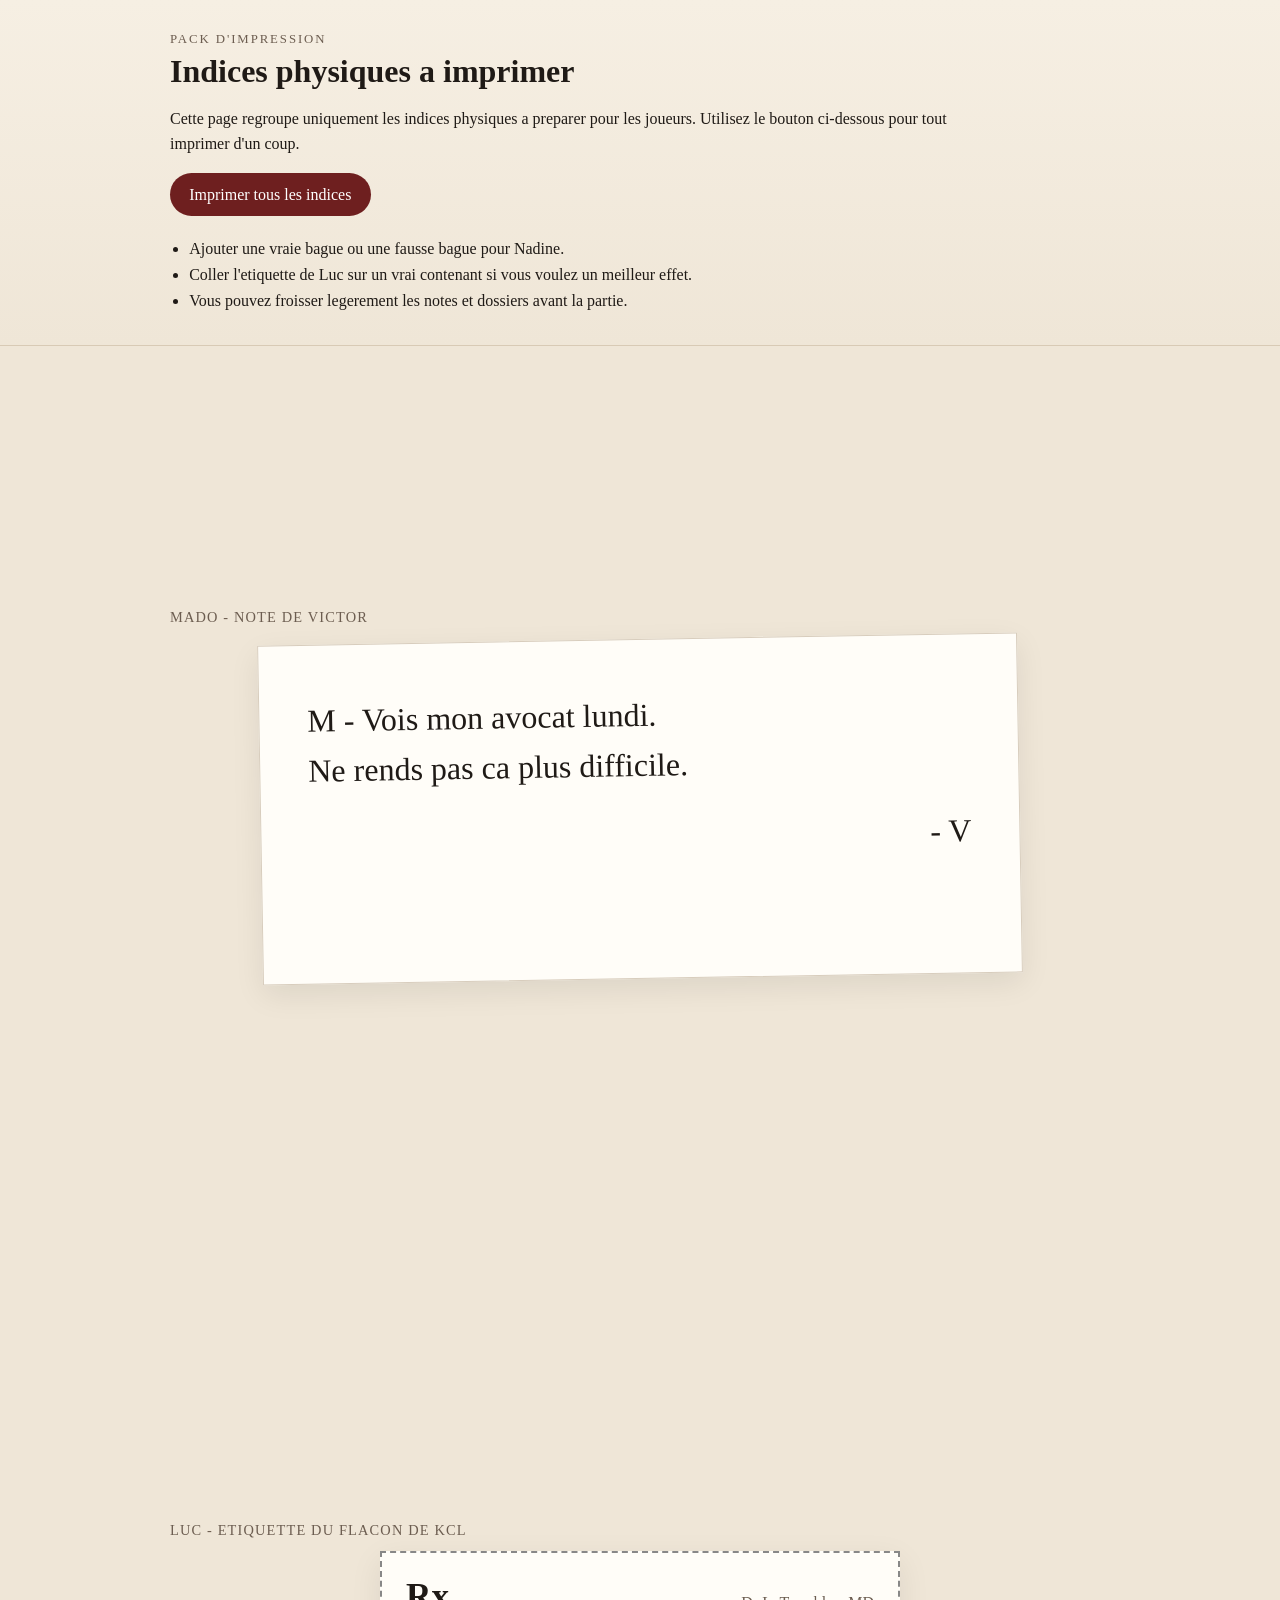
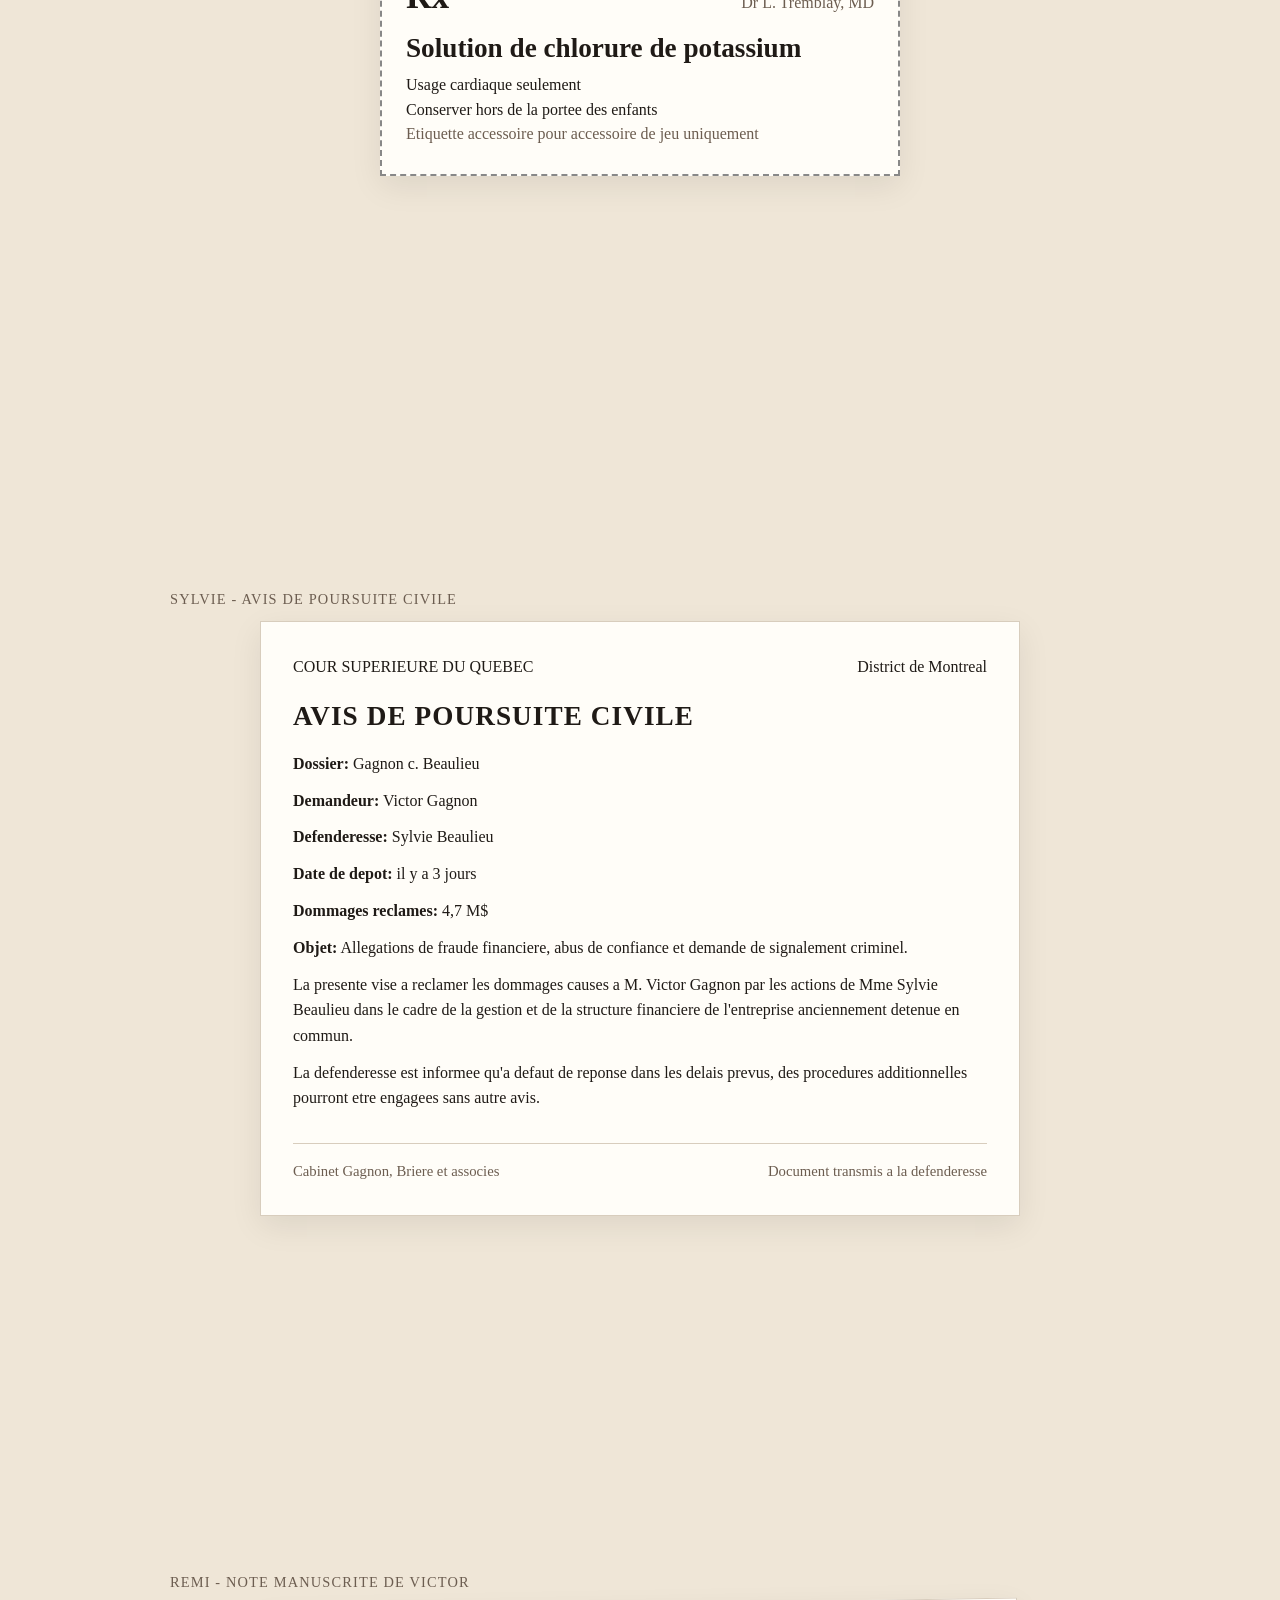
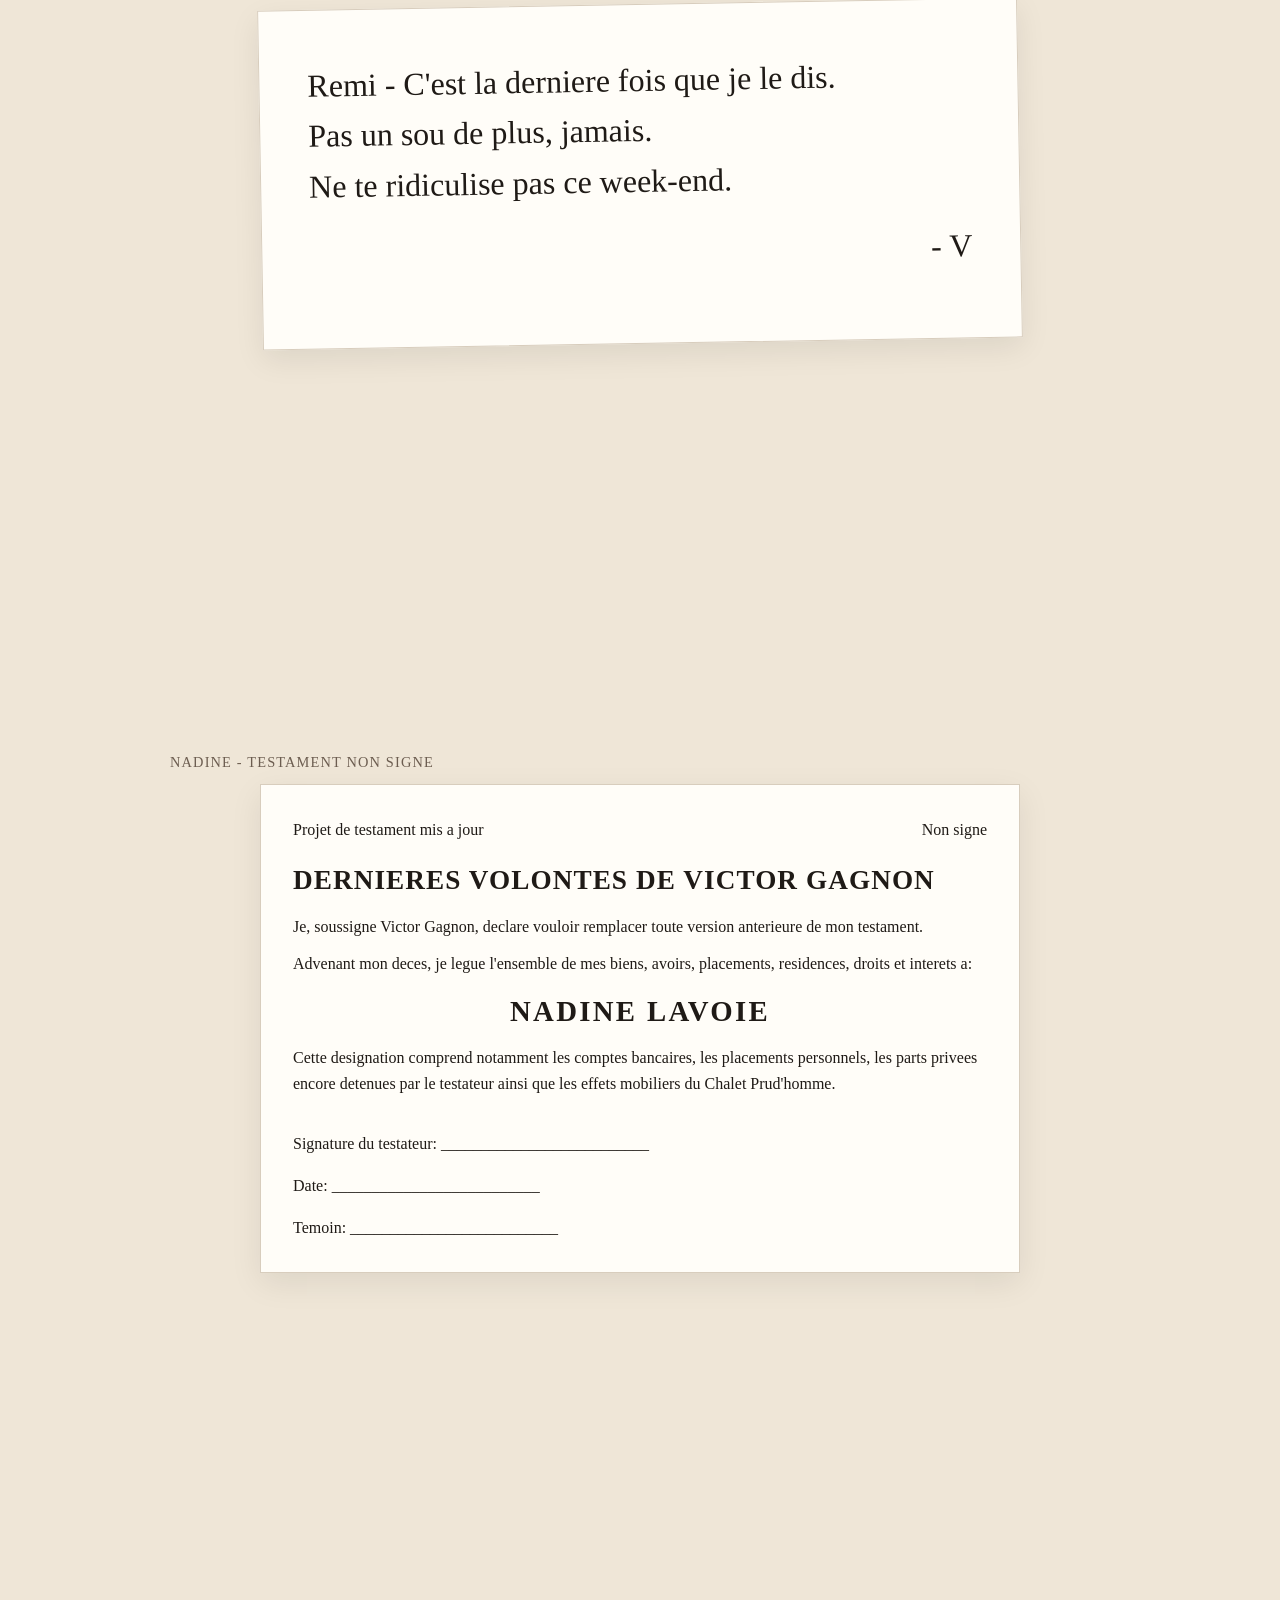
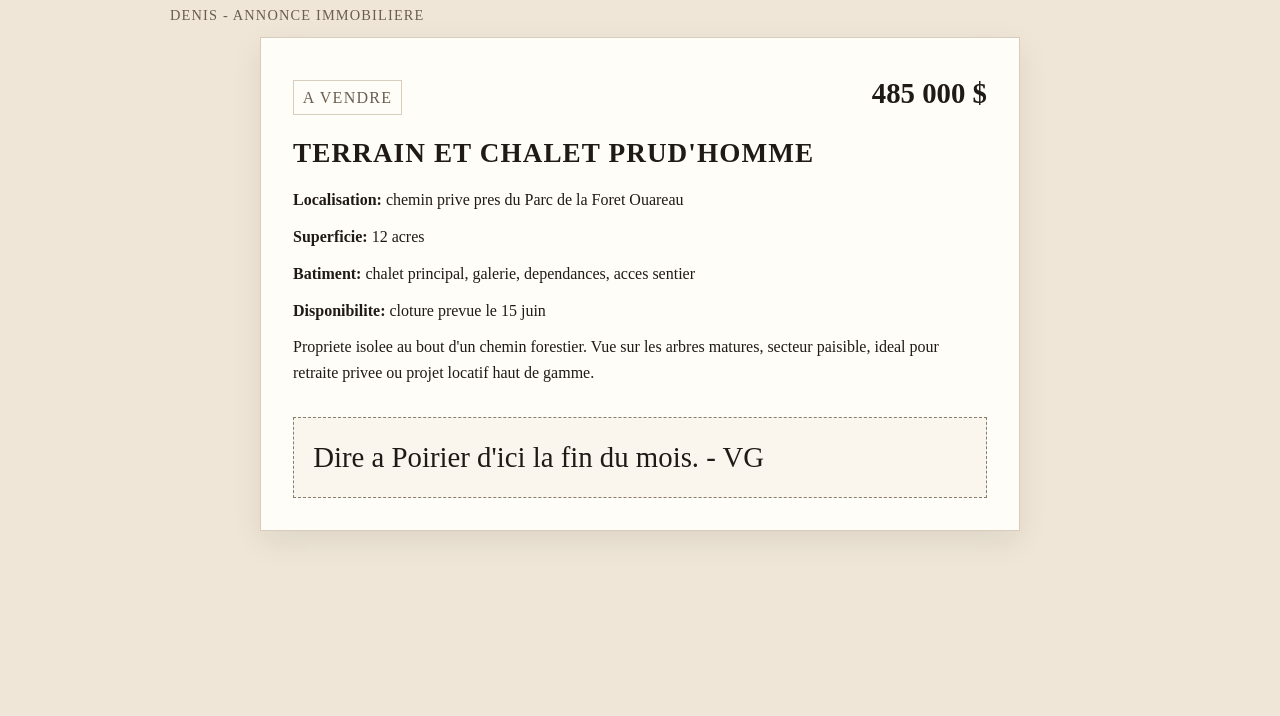
<file: dead_at_blackpine_printables.html>
<!DOCTYPE html>
<html lang="fr-CA">
<head>
<meta charset="UTF-8">
<meta name="viewport" content="width=device-width, initial-scale=1.0">
<title>Mort au Chalet Prud'homme - Indices a imprimer</title>
<link rel="stylesheet" href="assets/dead_at_blackpine_printables.css">
</head>
<body>

<header class="screen-header no-print">
  <div class="wrap">
    <p class="eyebrow">Pack d'impression</p>
    <h1>Indices physiques a imprimer</h1>
    <p class="intro">
      Cette page regroupe uniquement les indices physiques a preparer pour les joueurs.
      Utilisez le bouton ci-dessous pour tout imprimer d'un coup.
    </p>
    <div class="actions">
      <button type="button" class="print-btn" onclick="window.print()">Imprimer tous les indices</button>
    </div>
    <ul class="prep-list">
      <li>Ajouter une vraie bague ou une fausse bague pour Nadine.</li>
      <li>Coller l'etiquette de Luc sur un vrai contenant si vous voulez un meilleur effet.</li>
      <li>Vous pouvez froisser legerement les notes et dossiers avant la partie.</li>
    </ul>
  </div>
</header>

<main class="print-pack">
  <section class="sheet note-sheet">
    <div class="sheet-label">Mado - note de Victor</div>
    <article class="note-paper">
      <p class="handwritten">M - Vois mon avocat lundi.</p>
      <p class="handwritten">Ne rends pas ca plus difficile.</p>
      <p class="signature">- V</p>
    </article>
  </section>

  <section class="sheet label-sheet">
    <div class="sheet-label">Luc - etiquette du flacon de KCl</div>
    <article class="med-label">
      <div class="rx-top">
        <span class="rx-mark">Rx</span>
        <span class="rx-clinic">Dr L. Tremblay, MD</span>
      </div>
      <h2>Solution de chlorure de potassium</h2>
      <p class="rx-line">Usage cardiaque seulement</p>
      <p class="rx-line">Conserver hors de la portee des enfants</p>
      <p class="rx-line small">Etiquette accessoire pour accessoire de jeu uniquement</p>
    </article>
  </section>

  <section class="sheet legal-sheet">
    <div class="sheet-label">Sylvie - avis de poursuite civile</div>
    <article class="document legal-doc">
      <div class="doc-header">
        <div>COUR SUPERIEURE DU QUEBEC</div>
        <div>District de Montreal</div>
      </div>
      <h2>Avis de poursuite civile</h2>
      <p><strong>Dossier:</strong> Gagnon c. Beaulieu</p>
      <p><strong>Demandeur:</strong> Victor Gagnon</p>
      <p><strong>Defenderesse:</strong> Sylvie Beaulieu</p>
      <p><strong>Date de depot:</strong> il y a 3 jours</p>
      <p><strong>Dommages reclames:</strong> 4,7 M$</p>
      <p><strong>Objet:</strong> Allegations de fraude financiere, abus de confiance et demande de signalement criminel.</p>
      <p>
        La presente vise a reclamer les dommages causes a M. Victor Gagnon par les actions
        de Mme Sylvie Beaulieu dans le cadre de la gestion et de la structure financiere
        de l'entreprise anciennement detenue en commun.
      </p>
      <p>
        La defenderesse est informee qu'a defaut de reponse dans les delais prevus,
        des procedures additionnelles pourront etre engagees sans autre avis.
      </p>
      <div class="doc-footer">
        <span>Cabinet Gagnon, Briere et associes</span>
        <span>Document transmis a la defenderesse</span>
      </div>
    </article>
  </section>

  <section class="sheet note-sheet">
    <div class="sheet-label">Remi - note manuscrite de Victor</div>
    <article class="note-paper">
      <p class="handwritten">Remi - C'est la derniere fois que je le dis.</p>
      <p class="handwritten">Pas un sou de plus, jamais.</p>
      <p class="handwritten">Ne te ridiculise pas ce week-end.</p>
      <p class="signature">- V</p>
    </article>
  </section>

  <section class="sheet will-sheet">
    <div class="sheet-label">Nadine - testament non signe</div>
    <article class="document will-doc">
      <div class="doc-header">
        <div>Projet de testament mis a jour</div>
        <div>Non signe</div>
      </div>
      <h2>Dernieres volontes de Victor Gagnon</h2>
      <p>Je, soussigne Victor Gagnon, declare vouloir remplacer toute version anterieure de mon testament.</p>
      <p>Advenant mon deces, je legue l'ensemble de mes biens, avoirs, placements, residences, droits et interets a:</p>
      <p class="beneficiary">Nadine Lavoie</p>
      <p>
        Cette designation comprend notamment les comptes bancaires, les placements personnels,
        les parts privees encore detenues par le testateur ainsi que les effets mobiliers du
        Chalet Prud'homme.
      </p>
      <div class="signature-block">
        <div class="sig-line">Signature du testateur: __________________________</div>
        <div class="sig-line">Date: __________________________</div>
        <div class="sig-line">Temoin: __________________________</div>
      </div>
    </article>
  </section>

  <section class="sheet listing-sheet">
    <div class="sheet-label">Denis - annonce immobiliere</div>
    <article class="document listing-doc">
      <div class="listing-top">
        <div class="listing-badge">A vendre</div>
        <div class="listing-price">485 000 $</div>
      </div>
      <h2>Terrain et chalet Prud'homme</h2>
      <p><strong>Localisation:</strong> chemin prive pres du Parc de la Foret Ouareau</p>
      <p><strong>Superficie:</strong> 12 acres</p>
      <p><strong>Batiment:</strong> chalet principal, galerie, dependances, acces sentier</p>
      <p><strong>Disponibilite:</strong> cloture prevue le 15 juin</p>
      <p>
        Propriete isolee au bout d'un chemin forestier. Vue sur les arbres matures,
        secteur paisible, ideal pour retraite privee ou projet locatif haut de gamme.
      </p>
      <div class="listing-note">
        Dire a Poirier d'ici la fin du mois. - VG
      </div>
    </article>
  </section>
</main>

</body>
</html>
</file>
<file: assets/dead_at_blackpine.css>
:root {
    --ink: #1a1209;
    --paper: #f5ead6;
    --paper-dark: #e8d5b0;
    --aged: #c9a96e;
    --blood: #8b1a1a;
    --shadow: rgba(0,0,0,0.35);
    --green-dark: #1c2b1e;
    --green-mid: #2d4a32;
    --candle: #d4842a;
  }

  * { box-sizing: border-box; margin: 0; padding: 0; }

  body {
    background: var(--green-dark);
    color: var(--ink);
    font-family: 'IM Fell English', Georgia, serif;
    min-height: 100vh;
    background-image: 
      radial-gradient(ellipse at 20% 50%, rgba(212,132,42,0.06) 0%, transparent 60%),
      radial-gradient(ellipse at 80% 20%, rgba(44,74,50,0.4) 0%, transparent 50%);
  }

  /* ─── HEADER ─── */
  .site-header {
    background: var(--ink);
    color: var(--paper);
    text-align: center;
    padding: 2.5rem 1rem 2rem;
    border-bottom: 3px solid var(--aged);
    position: relative;
    overflow: hidden;
  }
  .site-header::before {
    content: '';
    position: absolute; inset: 0;
    background: repeating-linear-gradient(
      45deg, transparent, transparent 40px,
      rgba(255,255,255,0.01) 40px, rgba(255,255,255,0.01) 41px
    );
  }
  .header-ornament {
    font-size: 1.1rem;
    letter-spacing: 0.4em;
    text-transform: uppercase;
    color: var(--aged);
    font-family: 'Special Elite', monospace;
    margin-bottom: 0.5rem;
  }
  .header-title {
    font-family: 'Playfair Display', Georgia, serif;
    font-size: clamp(2.2rem, 7vw, 4rem);
    font-weight: 900;
    font-style: normal;
    line-height: 1.05;
    color: var(--paper);
    text-shadow: 2px 2px 0 rgba(0,0,0,0.5);
  }
  .header-title span { color: var(--blood); }
  .header-sub {
    font-family: 'Special Elite', monospace;
    font-size: 0.92rem;
    letter-spacing: 0.25em;
    color: #dfc28d;
    margin-top: 0.6rem;
    text-transform: uppercase;
  }
  .header-divider {
    display: flex; align-items: center; justify-content: center;
    gap: 1rem; margin: 1rem auto 0; max-width: 400px;
  }
  .header-divider::before, .header-divider::after {
    content: ''; flex: 1; height: 1px; background: var(--aged); opacity: 0.5;
  }
  .header-divider span { color: var(--aged); font-size: 1.2rem; }

  /* ─── NAV ─── */
  .nav-wrap {
    background: #111;
    border-bottom: 2px solid var(--aged);
    overflow-x: auto;
    scrollbar-width: thin;
    scrollbar-color: var(--aged) #111;
    position: sticky; top: 0; z-index: 100;
  }
  .nav {
    display: flex; min-width: max-content;
    padding: 0 0.5rem;
  }
  .nav-btn {
    background: none; border: none; cursor: pointer;
    font-family: 'Special Elite', monospace;
    font-size: 0.78rem;
    letter-spacing: 0.1em;
    text-transform: uppercase;
    color: #b3b3b3;
    padding: 0.75rem 0.9rem;
    border-bottom: 3px solid transparent;
    transition: all 0.2s;
    white-space: nowrap;
  }
  .nav-btn:hover { color: var(--aged); }
  .nav-btn.active { color: #fff6e7; border-bottom-color: var(--blood); }
  .nav-btn.host-btn { color: #e2ad63; }
  .nav-btn.host-btn.active { border-bottom-color: var(--candle); }

  /* ─── PAGES ─── */
  .page { display: none; padding: 1.5rem 1rem 3rem; max-width: 720px; margin: 0 auto; }
  .page.active { display: block; }

  /* ─── PAPER CARD ─── */
  .card {
    background: var(--paper);
    border: 1px solid var(--paper-dark);
    box-shadow: 0 4px 24px var(--shadow), 0 1px 0 rgba(255,255,255,0.1);
    border-radius: 2px;
    padding: 2rem 1.8rem;
    margin-bottom: 1.5rem;
    position: relative;
  }
  .card::before {
    content: '';
    position: absolute; top: 0; left: 0; right: 0;
    height: 3px;
    background: var(--blood);
  }
  .card.gold::before { background: var(--aged); }
  .card.green::before { background: var(--green-mid); }
  .card.host::before { background: var(--candle); }

  /* ─── TYPOGRAPHY ─── */
  .section-label {
    font-family: 'Special Elite', monospace;
    font-size: 0.72rem;
    letter-spacing: 0.22em;
    text-transform: uppercase;
    color: #8a6827;
    margin-bottom: 0.3rem;
  }
  h2 {
    font-family: 'Playfair Display', Georgia, serif;
    font-size: 1.7rem;
    font-weight: 700;
    line-height: 1.2;
    color: var(--ink);
    margin-bottom: 0.15rem;
  }
  h3 {
    font-family: 'Playfair Display', Georgia, serif;
    font-size: 1.25rem;
    font-weight: 700;
    color: var(--ink);
    margin: 1.3rem 0 0.4rem;
  }
  h3:first-child { margin-top: 0; }
  p { font-size: 0.97rem; line-height: 1.7; color: #2a1e0e; margin-bottom: 0.8rem; }
  p:last-child { margin-bottom: 0; }
  em { font-style: normal; }
  strong { font-weight: bold; color: var(--ink); }

  /* ─── VICTIM BLOCK ─── */
  .victim-name {
    font-family: 'Playfair Display', Georgia, serif;
    font-size: 2rem;
    font-style: normal;
    font-weight: 900;
    color: var(--blood);
    line-height: 1;
  }
  .victim-dates {
    font-family: 'Special Elite', monospace;
    font-size: 0.86rem;
    letter-spacing: 0.12em;
    color: #6a5a42;
    margin: 0.2rem 0 0.8rem;
  }

  /* ─── SCENARIO BOX ─── */
  .scenario {
    background: var(--ink);
    color: var(--paper);
    border-left: 4px solid var(--blood);
    padding: 1.2rem 1.4rem;
    font-family: 'IM Fell English', Georgia, serif;
    font-style: normal;
    font-size: 1rem;
    line-height: 1.7;
    margin: 1rem 0;
    border-radius: 0 2px 2px 0;
  }

  /* ─── DETAIL ROWS ─── */
  .detail-row {
    display: flex; gap: 0.5rem;
    padding: 0.6rem 0;
    border-bottom: 1px solid rgba(0,0,0,0.08);
    font-size: 0.92rem;
    line-height: 1.5;
  }
  .detail-row:last-child { border-bottom: none; }
  .detail-label {
    font-family: 'Special Elite', monospace;
    font-size: 0.74rem;
    letter-spacing: 0.1em;
    text-transform: uppercase;
    color: #7d5f24;
    flex-shrink: 0;
    width: 5.5rem;
    padding-top: 0.15rem;
  }
  .card.green .detail-label {
    width: 8rem;
  }
  .detail-val { color: #2a1e0e; }

  /* ─── CHARACTER HEADER ─── */
  .char-header {
    display: flex; align-items: flex-start; gap: 1rem;
    margin-bottom: 1.2rem;
  }
  .char-initial {
    font-family: 'Playfair Display', Georgia, serif;
    font-size: 3rem;
    font-weight: 900;
    font-style: normal;
    color: var(--blood);
    line-height: 1;
    flex-shrink: 0;
    width: 3rem;
  }
  .char-info h2 { font-size: 1.4rem; margin-bottom: 0.1rem; }
  .char-role {
    font-family: 'Special Elite', monospace;
    font-size: 0.78rem;
    letter-spacing: 0.14em;
    text-transform: uppercase;
    color: #7b5f2c;
  }

  /* ─── SECRET BOX ─── */
  .secret-box {
    background: rgba(139,26,26,0.06);
    border: 1px dashed rgba(139,26,26,0.3);
    padding: 1rem 1.1rem;
    margin: 0.8rem 0;
    border-radius: 2px;
  }
  .secret-box .secret-label {
    font-family: 'Special Elite', monospace;
    font-size: 0.6rem;
    letter-spacing: 0.3em;
    text-transform: uppercase;
    color: var(--blood);
    display: block;
    margin-bottom: 0.4rem;
  }

  /* ─── CLUE PHYSICAL ─── */
  .clue-box {
    background: rgba(201,169,110,0.15);
    border: 1px solid rgba(201,169,110,0.4);
    padding: 0.9rem 1.1rem;
    margin: 0.8rem 0;
    border-radius: 2px;
  }
  .clue-box .clue-label {
    font-family: 'Special Elite', monospace;
    font-size: 0.6rem;
    letter-spacing: 0.3em;
    text-transform: uppercase;
    color: #7a5c1e;
    display: block;
    margin-bottom: 0.4rem;
  }
  .clue-quote {
    font-style: normal;
    background: var(--paper-dark);
    padding: 0.5rem 0.8rem;
    border-left: 3px solid var(--aged);
    font-size: 0.88rem;
    margin-top: 0.4rem;
    display: block;
  }

  /* ─── OBJECTIVES ─── */
  .objective-box {
    background: rgba(44,74,50,0.09);
    border: 1px solid rgba(44,74,50,0.25);
    border-left: 4px solid var(--green-mid);
    padding: 0.9rem 1.1rem;
    margin: 0.9rem 0;
    border-radius: 2px;
  }
  .objective-box.danger {
    background: rgba(139,26,26,0.07);
    border-color: rgba(139,26,26,0.22);
    border-left-color: var(--blood);
  }
  .objective-label {
    font-family: 'Special Elite', monospace;
    font-size: 0.6rem;
    letter-spacing: 0.3em;
    text-transform: uppercase;
    color: var(--green-mid);
    display: block;
    margin-bottom: 0.45rem;
  }
  .objective-box.danger .objective-label {
    color: var(--blood);
  }
  .objective-box p {
    margin-bottom: 0.55rem;
  }
  .objective-box p:last-child {
    margin-bottom: 0;
  }
  .objective-note {
    font-size: 0.88rem;
    color: #314635;
  }
  .objective-box.danger .objective-note {
    color: #5a2424;
  }

  /* ─── LINES BOX ─── */
  .lines-box {
    background: rgba(44,74,50,0.07);
    border: 1px solid rgba(44,74,50,0.2);
    padding: 0.9rem 1.1rem;
    margin: 0.8rem 0;
    border-radius: 2px;
  }
  .lines-box .lines-label {
    font-family: 'Special Elite', monospace;
    font-size: 0.6rem;
    letter-spacing: 0.3em;
    text-transform: uppercase;
    color: var(--green-mid);
    display: block;
    margin-bottom: 0.5rem;
  }
  .line-item {
    font-size: 0.88rem;
    font-style: normal;
    padding: 0.2rem 0;
    color: #2a3a2c;
    line-height: 1.5;
  }
  .line-item::before { content: '"'; }
  .line-item::after { content: '"'; }

  /* ─── ROUND CLUE CARDS ─── */
  .round-header {
    text-align: center;
    padding: 0.8rem;
    background: var(--ink);
    color: var(--paper);
    font-family: 'Special Elite', monospace;
    font-size: 0.75rem;
    letter-spacing: 0.3em;
    text-transform: uppercase;
    margin-bottom: 0.8rem;
    border-radius: 2px;
  }
  .clue-card {
    background: var(--paper);
    border: 1px solid var(--paper-dark);
    border-left: 4px solid var(--aged);
    padding: 0.8rem 1rem;
    margin-bottom: 0.6rem;
    font-size: 0.92rem;
    line-height: 1.5;
    color: var(--ink);
    box-shadow: 1px 2px 6px rgba(0,0,0,0.12);
  }
  .clue-num {
    font-family: 'Special Elite', monospace;
    font-size: 0.72rem;
    letter-spacing: 0.14em;
    color: #7c5c20;
    display: block;
    margin-bottom: 0.2rem;
  }

  /* ─── ACTION CARDS ─── */
  .action-grid {
    display: grid;
    grid-template-columns: repeat(2, minmax(0, 1fr));
    gap: 1rem;
  }
  .action-card {
    background: var(--paper);
    border: 1px solid var(--paper-dark);
    border-top: 3px solid var(--candle);
    box-shadow: 0 3px 12px rgba(0,0,0,0.14);
    padding: 1rem 1rem 0.9rem;
    break-inside: avoid;
    min-height: 12rem;
  }
  .action-type {
    font-family: 'Special Elite', monospace;
    font-size: 0.68rem;
    letter-spacing: 0.18em;
    text-transform: uppercase;
    color: #8a6827;
    margin-bottom: 0.4rem;
  }
  .action-card h3 {
    margin: 0 0 0.45rem;
    font-size: 1.15rem;
  }
  .action-card p {
    margin-bottom: 0.7rem;
    font-size: 0.93rem;
    line-height: 1.55;
  }
  .action-prompt {
    font-size: 0.84rem;
    line-height: 1.45;
    color: #5c4930;
    border-top: 1px dashed rgba(0,0,0,0.15);
    padding-top: 0.55rem;
  }

  /* ─── SOLUTION ─── */
  .solution-seal {
    text-align: center;
    padding: 2rem 1rem 1.5rem;
  }
  .seal-icon {
    font-size: 3rem;
    display: block;
    margin-bottom: 0.5rem;
  }
  .seal-text {
    font-family: 'Playfair Display', Georgia, serif;
    font-style: normal;
    font-size: 1.05rem;
    color: var(--aged);
  }
  .solution-hidden {
    filter: blur(6px);
    user-select: none;
    transition: filter 0.5s;
    cursor: pointer;
  }
  .solution-hidden.revealed { filter: none; user-select: auto; cursor: auto; }
  .reveal-btn {
    display: block;
    margin: 1rem auto;
    background: var(--blood);
    color: var(--paper);
    border: none;
    font-family: 'Special Elite', monospace;
    font-size: 0.75rem;
    letter-spacing: 0.25em;
    text-transform: uppercase;
    padding: 0.8rem 2rem;
    cursor: pointer;
    border-radius: 2px;
    transition: background 0.2s;
  }
  .reveal-btn:hover { background: #a02020; }
  .reveal-note {
    font-family: 'Special Elite', monospace;
    font-size: 0.72rem;
    color: #d7b47a;
    text-align: center;
    letter-spacing: 0.1em;
    margin-bottom: 0.5rem;
  }

  /* ─── TIMELINE ─── */
  .timeline { margin: 0.5rem 0; }
  .tl-item {
    display: flex; gap: 0.8rem;
    padding: 0.5rem 0;
    border-bottom: 1px solid rgba(0,0,0,0.06);
    font-size: 0.88rem;
    line-height: 1.5;
  }
  .tl-item:last-child { border-bottom: none; }
  .tl-time {
    font-family: 'Special Elite', monospace;
    font-size: 0.76rem;
    letter-spacing: 0.1em;
    color: var(--blood);
    flex-shrink: 0;
    width: 4.5rem;
    padding-top: 0.1rem;
  }

  /* ─── ACCUSATION SHEET ─── */
  .accuse-form { margin-top: 0.5rem; }
  .form-field { margin-bottom: 1.2rem; }
  .form-label {
    font-family: 'Special Elite', monospace;
    font-size: 0.74rem;
    letter-spacing: 0.12em;
    text-transform: uppercase;
    color: #7e6028;
    display: block;
    margin-bottom: 0.3rem;
  }
  .form-line {
    display: block;
    width: 100%;
    border: none;
    border-bottom: 1px solid rgba(0,0,0,0.2);
    background: transparent;
    font-family: 'IM Fell English', Georgia, serif;
    font-size: 0.95rem;
    padding: 0.3rem 0.2rem;
    color: var(--ink);
    outline: none;
  }
  .form-area {
    display: block;
    width: 100%;
    border: 1px solid rgba(0,0,0,0.15);
    background: rgba(255,255,255,0.3);
    font-family: 'IM Fell English', Georgia, serif;
    font-size: 0.95rem;
    padding: 0.5rem 0.6rem;
    color: var(--ink);
    outline: none;
    resize: vertical;
    min-height: 80px;
    border-radius: 2px;
  }
  .print-btn {
    background: var(--green-dark);
    color: var(--paper);
    border: 1px solid var(--aged);
    font-family: 'Special Elite', monospace;
    font-size: 0.7rem;
    letter-spacing: 0.2em;
    text-transform: uppercase;
    padding: 0.6rem 1.5rem;
    cursor: pointer;
    border-radius: 2px;
    margin-top: 0.5rem;
  }

  /* ─── ORNAMENTS ─── */
  .ornament {
    text-align: center;
    color: var(--aged);
    font-size: 1.2rem;
    margin: 1.2rem 0;
    letter-spacing: 0.5rem;
    opacity: 0.6;
  }
  .tag {
    display: inline-block;
    font-family: 'Special Elite', monospace;
    font-size: 0.6rem;
    letter-spacing: 0.15em;
    text-transform: uppercase;
    background: var(--ink);
    color: var(--paper);
    padding: 0.15rem 0.5rem;
    border-radius: 1px;
    margin-right: 0.3rem;
  }
  .tag.red { background: var(--blood); }
  .tag.gold { background: #7a5c1e; }

  /* ─── INTRO PAGE ─── */
  .intro-img {
    width: 100%;
    height: 140px;
    background: var(--ink);
    background-image: radial-gradient(ellipse at 50% 80%, rgba(212,132,42,0.15) 0%, transparent 60%);
    display: flex; align-items: center; justify-content: center;
    font-size: 4rem;
    margin-bottom: 1.5rem;
    border-radius: 2px;
    border: 1px solid rgba(255,255,255,0.05);
  }
  .player-list {
    display: grid;
    grid-template-columns: 1fr 1fr;
    gap: 0.5rem;
    margin: 0.8rem 0;
  }
  .player-item {
    background: rgba(0,0,0,0.04);
    border: 1px solid rgba(0,0,0,0.08);
    padding: 0.5rem 0.7rem;
    border-radius: 2px;
    font-size: 0.85rem;
  }
  .player-item strong {
    display: block;
    font-size: 0.78rem;
  }
  .player-item span {
    font-family: 'Special Elite', monospace;
    font-size: 0.68rem;
    letter-spacing: 0.08em;
    color: #7b5f2e;
    text-transform: uppercase;
  }

  /* ─── PRINT ─── */
  @media print {
  body { background: white; }
  .site-header, .nav-wrap, .print-btn { display: none !important; }
  .page {
    display: none !important;
    max-width: none;
    margin: 0;
    padding: 0;
  }
  .page.active {
    display: block !important;
    page-break-after: auto;
  }
    .solution-hidden { filter: none !important; }
    .reveal-btn { display: none; }
  .reveal-note { display: none; }
    .card { box-shadow: none; border: 1px solid #ccc; }
    .action-grid { gap: 0.7rem; }
    .action-card {
      box-shadow: none;
      border: 1px solid #bbb;
      min-height: 10.5rem;
      page-break-inside: avoid;
    }
  }

  @media (max-width: 400px) {
    .player-list { grid-template-columns: 1fr; }
    .card { padding: 1.3rem 1.1rem; }
    .char-initial { font-size: 2.2rem; width: 2.2rem; }
    .action-grid { grid-template-columns: 1fr; }
  }
</file>
<file: assets/dead_at_blackpine_printables.css>
:root {
  --bg: #efe6d7;
  --ink: #1f1a16;
  --muted: #6c5d50;
  --paper: #fffdf8;
  --line: #d8cdbd;
  --accent: #6e1f1f;
}

* {
  box-sizing: border-box;
}

body {
  margin: 0;
  color: var(--ink);
  background: var(--bg);
  font-family: Georgia, "Times New Roman", serif;
}

.wrap {
  max-width: 980px;
  margin: 0 auto;
  padding: 2rem 1.25rem 1rem;
}

.screen-header {
  border-bottom: 1px solid #d8cab5;
  background: linear-gradient(to bottom, #f6efe3, #efe6d7);
}

.eyebrow {
  margin: 0 0 0.35rem;
  font-size: 0.8rem;
  letter-spacing: 0.15em;
  text-transform: uppercase;
  color: var(--muted);
}

h1 {
  margin: 0;
  font-size: 2rem;
}

.intro {
  max-width: 50rem;
  line-height: 1.6;
}

.actions {
  margin: 1rem 0 1.25rem;
}

.print-btn {
  border: none;
  border-radius: 999px;
  padding: 0.8rem 1.2rem;
  background: var(--accent);
  color: white;
  font: inherit;
  cursor: pointer;
}

.prep-list {
  margin: 0 0 0 1.2rem;
  padding: 0 0 1rem;
  line-height: 1.6;
}

.print-pack {
  max-width: 980px;
  margin: 0 auto;
  padding: 1.25rem;
}

.sheet {
  break-after: page;
  page-break-after: always;
  min-height: 95vh;
  padding: 1.2rem 0;
  display: flex;
  flex-direction: column;
  justify-content: center;
}

.sheet:last-child {
  break-after: auto;
  page-break-after: auto;
}

.sheet-label {
  margin-bottom: 0.8rem;
  font-size: 0.9rem;
  letter-spacing: 0.08em;
  text-transform: uppercase;
  color: var(--muted);
}

.note-paper,
.document,
.med-label {
  width: min(100%, 760px);
  margin: 0 auto;
  background: var(--paper);
  border: 1px solid var(--line);
  box-shadow: 0 10px 30px rgba(0, 0, 0, 0.08);
}

.note-paper {
  min-height: 340px;
  padding: 3rem 3rem 2.5rem;
  transform: rotate(-1deg);
}

.handwritten,
.signature {
  font-family: "Brush Script MT", "Segoe Script", cursive;
  font-size: 2rem;
  line-height: 1.45;
  margin: 0.25rem 0;
}

.signature {
  margin-top: 1.5rem;
  text-align: right;
}

.med-label {
  max-width: 520px;
  padding: 1.5rem;
  border: 2px dashed #888;
}

.rx-top,
.doc-header,
.listing-top {
  display: flex;
  justify-content: space-between;
  gap: 1rem;
  align-items: baseline;
}

.rx-mark {
  font-size: 2.2rem;
  font-weight: bold;
}

.rx-clinic,
.rx-line.small,
.doc-footer,
.listing-badge {
  color: var(--muted);
}

.med-label h2,
.document h2 {
  margin: 1rem 0 0.75rem;
  font-size: 1.7rem;
}

.rx-line {
  margin: 0.4rem 0;
  font-size: 1rem;
}

.document {
  padding: 2rem;
  line-height: 1.6;
}

.document p {
  margin: 0.7rem 0;
}

.legal-doc h2,
.will-doc h2,
.listing-doc h2 {
  text-transform: uppercase;
  letter-spacing: 0.04em;
}

.doc-footer {
  display: flex;
  justify-content: space-between;
  gap: 1rem;
  margin-top: 2rem;
  padding-top: 1rem;
  border-top: 1px solid var(--line);
  font-size: 0.92rem;
}

.beneficiary {
  margin: 1.3rem 0;
  font-size: 1.8rem;
  font-weight: bold;
  text-align: center;
  text-transform: uppercase;
  letter-spacing: 0.08em;
}

.signature-block {
  margin-top: 2.2rem;
}

.sig-line {
  margin-top: 1rem;
}

.listing-badge {
  border: 1px solid var(--line);
  padding: 0.25rem 0.55rem;
  text-transform: uppercase;
  letter-spacing: 0.08em;
}

.listing-price {
  font-size: 1.8rem;
  font-weight: bold;
}

.listing-note {
  margin-top: 2rem;
  padding: 1rem 1.2rem;
  border: 1px dashed #8b7d6b;
  background: #faf6ee;
  font-family: "Brush Script MT", "Segoe Script", cursive;
  font-size: 1.8rem;
}

@media screen and (max-width: 700px) {
  .note-paper,
  .document,
  .med-label {
    width: 100%;
  }

  .note-paper,
  .document {
    padding-left: 1.25rem;
    padding-right: 1.25rem;
  }

  .doc-header,
  .listing-top,
  .doc-footer {
    flex-direction: column;
  }
}

@media print {
  @page {
    size: A4;
    margin: 12mm;
  }

  body {
    background: white;
  }

  .no-print {
    display: none !important;
  }

  .print-pack {
    max-width: none;
    padding: 0;
  }

  .sheet {
    min-height: auto;
    padding: 0;
    margin: 0;
  }

  .note-paper,
  .document,
  .med-label {
    width: 100%;
    box-shadow: none;
  }
}
</file>
